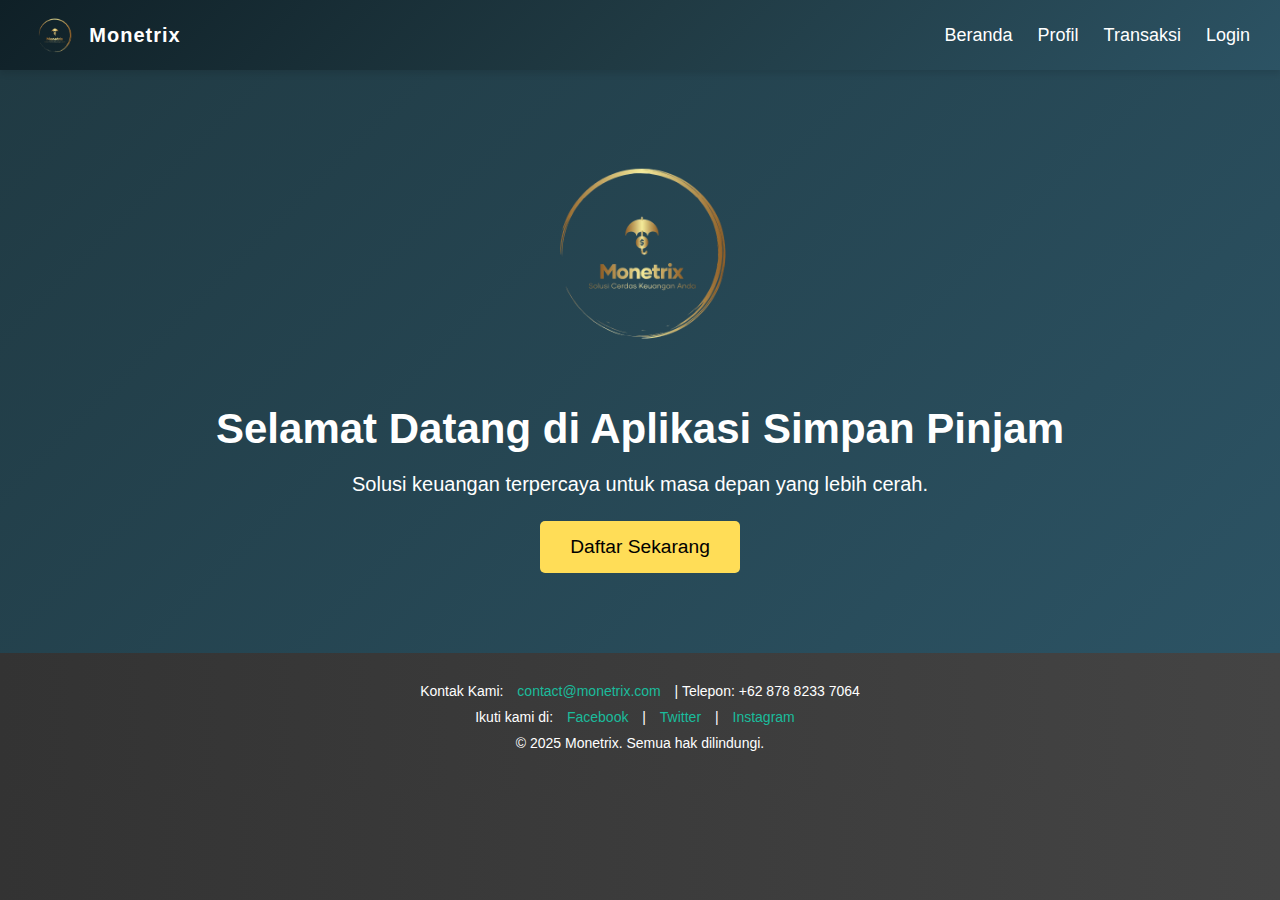
<file: index.html>
<!DOCTYPE html>
<html lang="en">
<head>
    <meta charset="UTF-8">
    <meta name="viewport" content="width=device-width, initial-scale=1.0">
    <title>Monetrix - Aplikasi Simpan Pinjam</title>
    <link rel="stylesheet" href="index.css">
  
</head>
<body>
    <header class="header">
        <div class="logo">
            <img src="logo.png" alt="Logo Monetrix">
            <span>Monetrix</span>
        </div>
        <div class="menu-toggle" onclick="toggleMenu()">
            <div></div>
            <div></div>
            <div></div>
        </div>
        <nav class="nav">
            <a href="beranda.html">Beranda</a>
            <a href="profil.html">Profil</a>
            <a href="transaksi.html">Transaksi</a>
            <a href="login.html">Login</a>
        </nav>
    </header>

    <main>
        <section class="hero">
            <img src="logo.png" alt="Logo Monetrix yang menggambarkan aplikasi simpan pinjam">
            <h1>Selamat Datang di Aplikasi Simpan Pinjam</h1>
            <p>Solusi keuangan terpercaya untuk masa depan yang lebih cerah.</p>
            <div class="back-button">
                <button onclick="goToIndex()">Daftar Sekarang</button>
            </div>
        </section>
    </main>
    
    <footer class="footer">
        <p>Kontak Kami: <a href="mailto:contact@monetrix.com">contact@monetrix.com</a> | Telepon: +62 878 8233 7064</p>
        <p>Ikuti kami di:
            <a href="https://facebook.com/monetrix" target="_blank">Facebook</a> |
            <a href="https://twitter.com/monetrix" target="_blank">Twitter</a> |
            <a href="https://instagram.com/monetrix" target="_blank">Instagram</a>
        </p>
        <p>&copy; 2025 Monetrix. Semua hak dilindungi.</p>
    </footer>
    
    <script>
        function toggleMenu() {
            const nav = document.querySelector('.nav');
            nav.classList.toggle('active');
        }

        function goToIndex() {
            window.location.href = 'daftar.html';
        }
    </script>
</body>
</html>
</file>
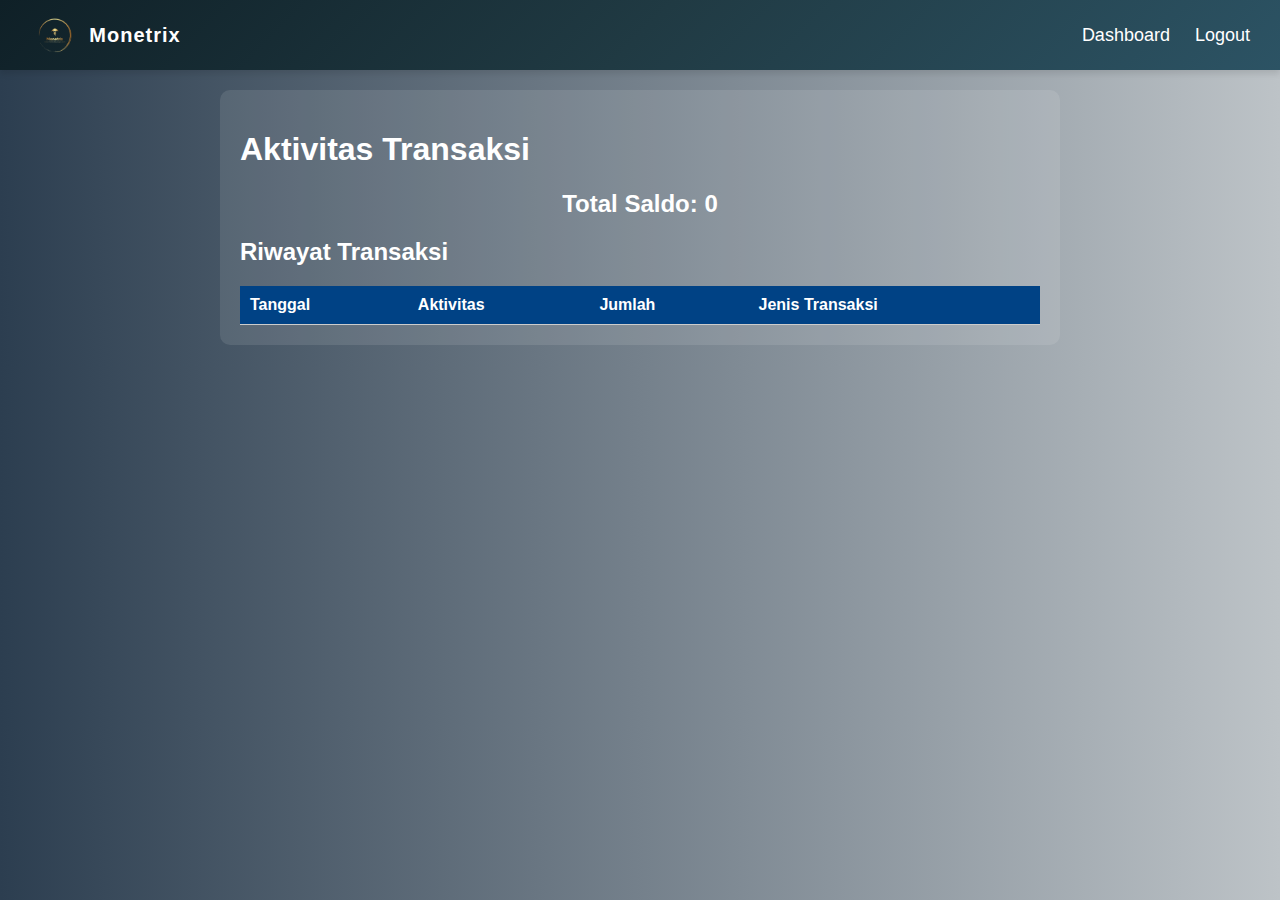
<file: aktivitas_transaksi.html>
<!DOCTYPE html>
<html lang="id">
<head>
    <meta charset="UTF-8">
    <meta name="viewport" content="width=device-width, initial-scale=1.0">
    <title>Aktivitas Transaksi - Monetrix</title>
    <link rel="stylesheet" href="aktivitas_transaksi.css">
</head>
<body>
    <header class="header">
        <div class="logo">
            <img src="logo.png" alt="Logo Monetrix">
            <span>Monetrix</span>
        </div>
        <div class="menu-toggle" onclick="toggleMenu()">
            <div></div>
            <div></div>
            <div></div>
        </div>   
        <nav class="nav">
            <a href="dashboard.html">Dashboard</a>
            <a href="index.html">Logout</a>
        </nav>
    </header>

    <section class="container">
        <h1>Aktivitas Transaksi</h1>
        <div class="saldo">
            <h2>Total Saldo: <span id="totalSaldo">0</span></h2>
        </div>
        <div class="transaksi">
            <h2>Riwayat Transaksi</h2>
            <table id="transaction-history">
                <thead>
                    <tr>
                        <th>Tanggal</th>
                        <th>Aktivitas</th>
                        <th>Jumlah</th>
                        <th>Jenis Transaksi</th>
                    </tr>
                </thead>
                <tbody id="transaction-table">
                    <!-- Data transaksi akan ditambahkan di sini -->
                </tbody>
            </table>
        </div>
    </section>

    <script>
       // Ambil riwayat transaksi dari localStorage
let transactionHistory = JSON.parse(localStorage.getItem('transactionHistory')) || [];

// Fungsi untuk memperbarui tabel riwayat transaksi
function updateTransactionTable() {
    const tableBody = document.getElementById('transaction-table');
    tableBody.innerHTML = ''; // Hapus isi tabel sebelum menambah

    transactionHistory.forEach(transaction => {
        const row = tableBody.insertRow();
        row.insertCell(0).textContent = transaction.date;
        row.insertCell(1).textContent = transaction.description;
        row.insertCell(2).textContent = 'Rp ' + transaction.amount.toLocaleString();
        row.insertCell(3).textContent = transaction.type;
    });
}
    
        function resetTransactionHistory() {
            localStorage.removeItem('transactionHistory');
            
            transactionHistory = [];
            
            updateTransactionTable();
            
            alert("Riwayat transaksi telah direset.");
        }
    
        updateTransactionTable();

        function toggleMenu() {
            const nav = document.querySelector('.nav');
            nav.classList.toggle('active');
        }
    </script>
    
    </body>
    </html>
</file>
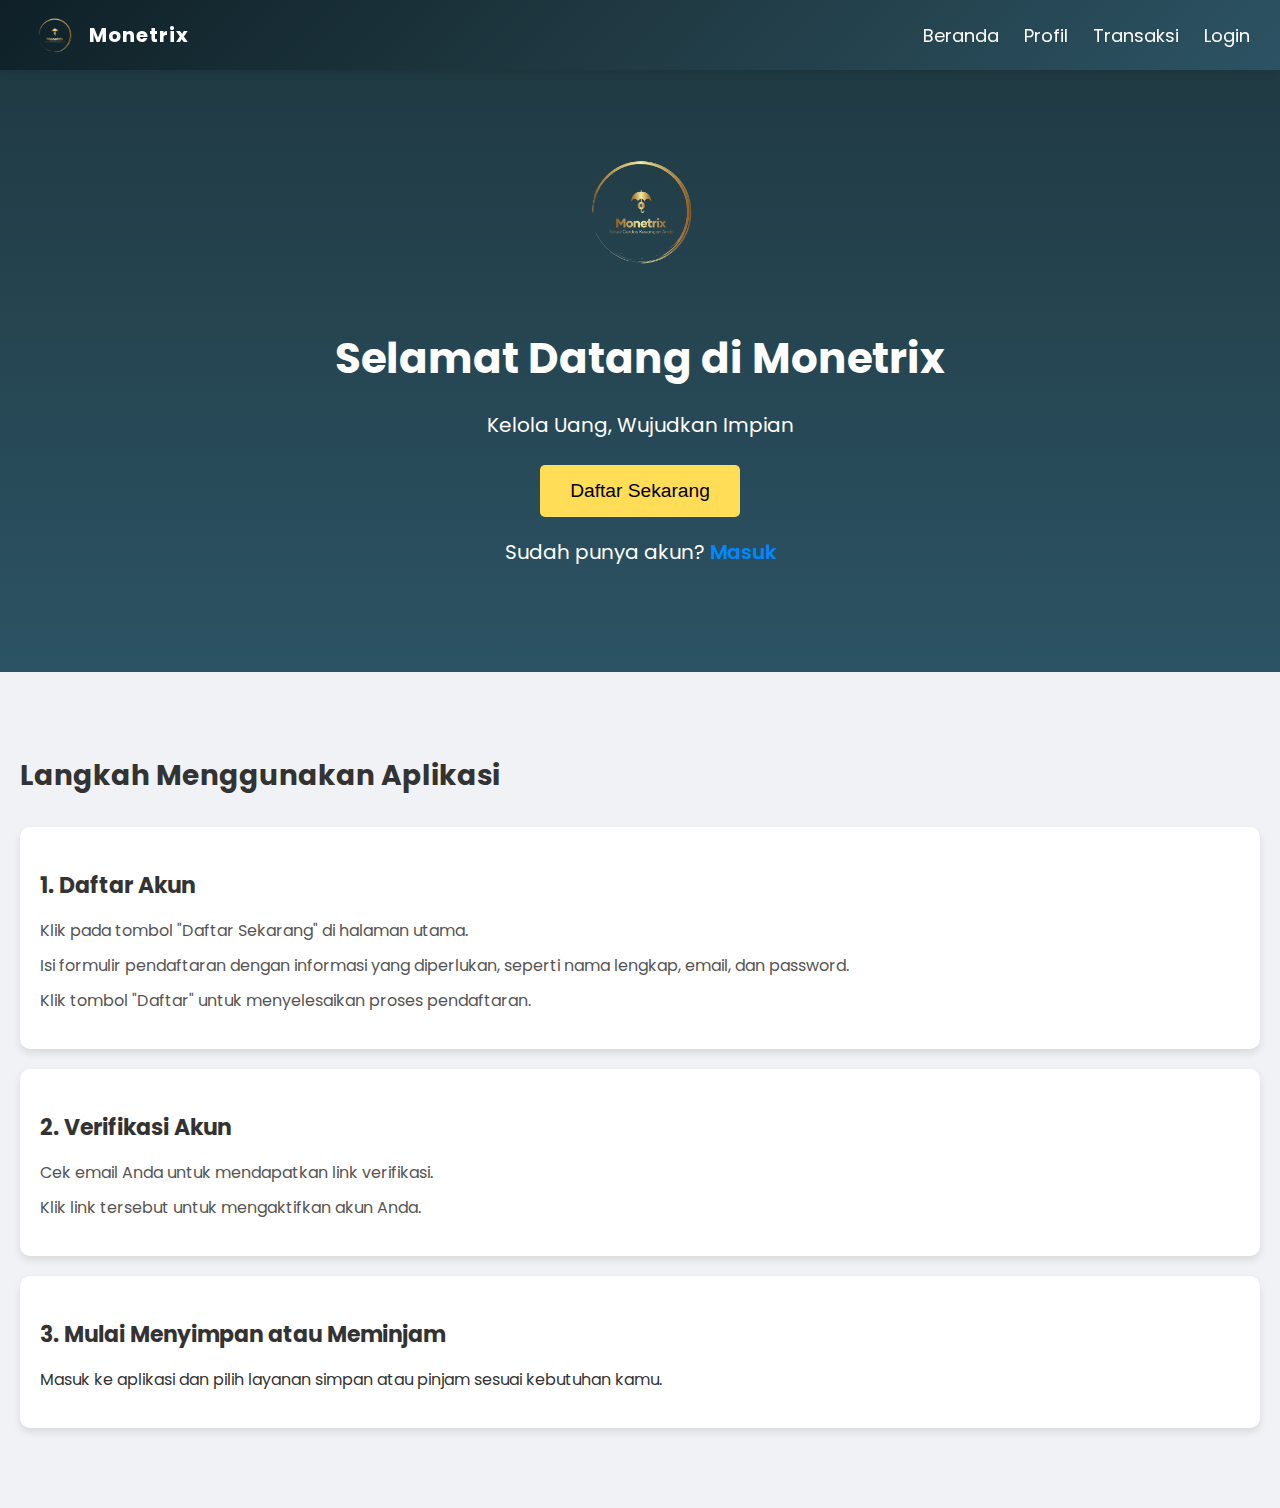
<file: beranda.html>
<!DOCTYPE html>
<html lang="en">
<head>
    <meta charset="UTF-8">
    <meta name="viewport" content="width=device-width, initial-scale=1.0">
    <title>Monetrix-Aplikasi Simpan Pinjam</title>
    <link href="https://fonts.googleapis.com/css2?family=Poppins:wght@300;400;600&display=swap" rel="stylesheet">
    <link rel="stylesheet" href="beranda.css">
</head>
<body>
    <header class="header">
        <div class="logo">
            <img src="logo.png" alt="Logo Monetrix">
            <span>Monetrix</span>
        </div>
        <div class="menu-toggle" onclick="toggleMenu()">
            <div></div>
            <div></div>
            <div></div>
        </div>
        <nav class="nav">
            <a href="beranda.html">Beranda</a>
            <a href="profil.html">Profil</a>
            <a href="transaksi.html">Transaksi</a>
            <a href="login.html">Login</a>
        </nav>
    </header>

    <section class="hero">
        <img src="logo.png" alt="Logo Aplikasi">
        <h1>Selamat Datang di Monetrix</h1>
        <p>Kelola Uang, Wujudkan Impian</p>
        <div class="back-button">
            <button onclick="goToIndex()">Daftar Sekarang</button>
        </div>
        <div class="login-link">
            <p>Sudah punya akun? <a href="login.html">Masuk</a></p>
        </div>
    </section>

    <section class="steps">
        <h2>Langkah Menggunakan Aplikasi</h2>
        <div class="step">
            <h3>1. Daftar Akun</h3>
            <ul>
                <li>Klik pada tombol "Daftar Sekarang" di halaman utama.</li>
                <li>Isi formulir pendaftaran dengan informasi yang diperlukan, seperti nama lengkap, email, dan password.</li>
                <li>Klik tombol "Daftar" untuk menyelesaikan proses pendaftaran.</li>
            </ul>
        </div>
        <div class="step">
            <h3>2. Verifikasi Akun</h3>
            <ul>
                <li>Cek email Anda untuk mendapatkan link verifikasi.</li>
                <li>Klik link tersebut untuk mengaktifkan akun Anda.</li>
            </ul>
        </div>
        <div class="step">
            <h3>3. Mulai Menyimpan atau Meminjam</h3>
            <p>Masuk ke aplikasi dan pilih layanan simpan atau pinjam sesuai kebutuhan kamu.</p>
        </div>
    </section>

    <script>
        function toggleMenu() {
            const nav = document.querySelector('.nav');
            nav.classList.toggle('active');
        }
        function goToIndex() {
            window.location.href = 'daftar.html';
        }
    </script>
</body>
</html>
</file>
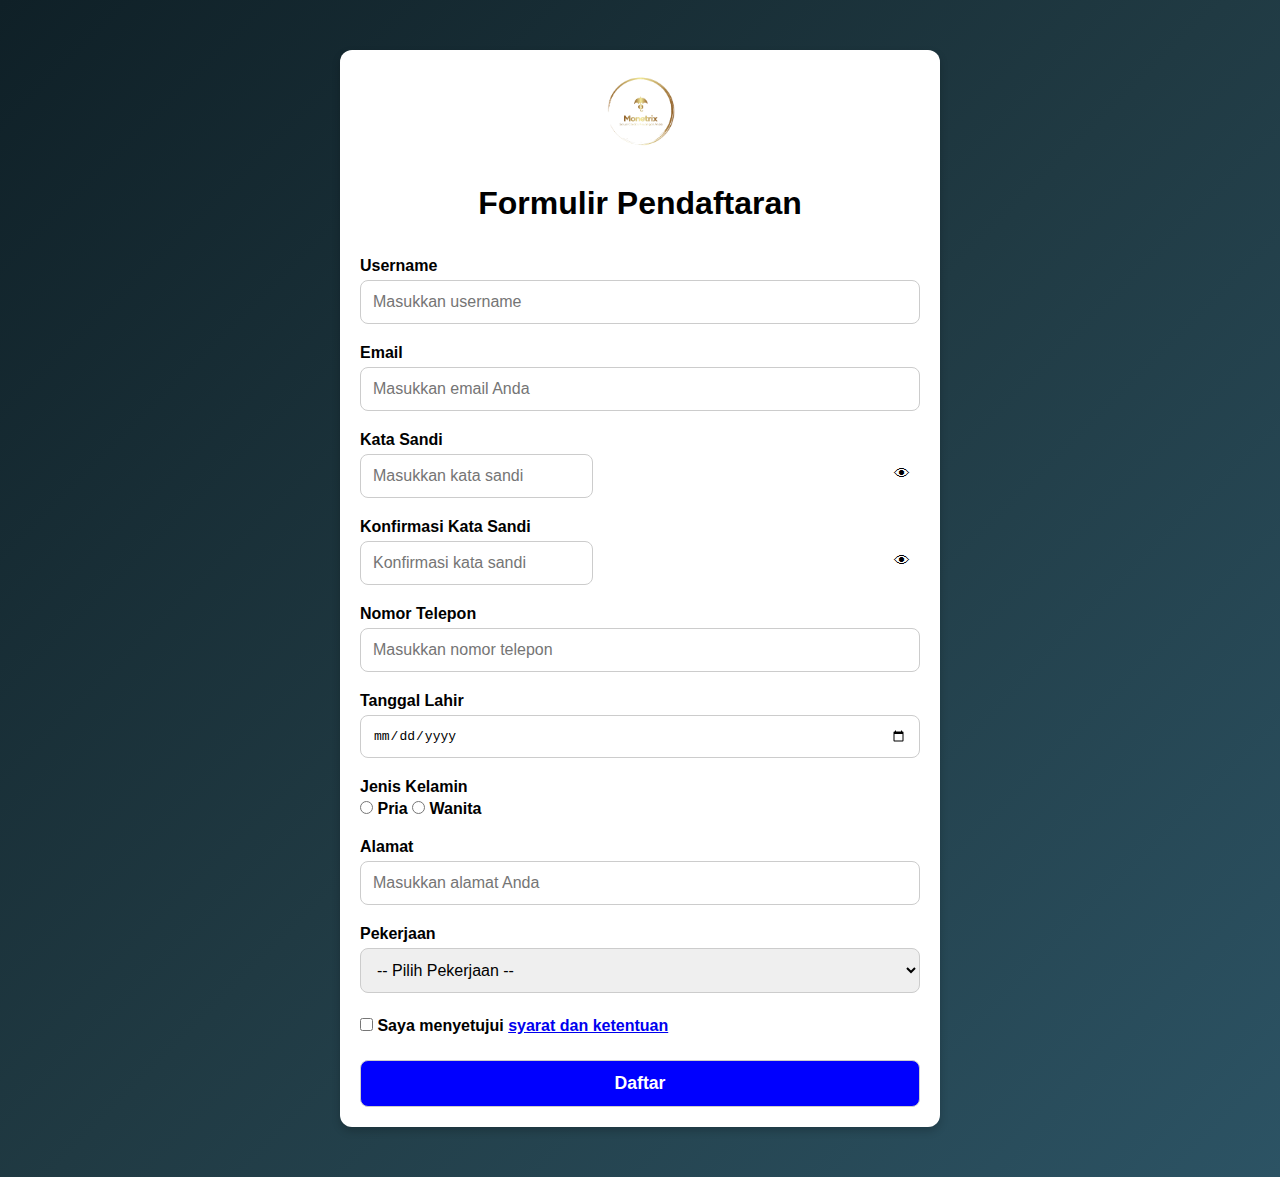
<file: daftar.html>
<!DOCTYPE html>
<html lang="id">
<head>
    <meta charset="UTF-8">
    <meta name="viewport" content="width=device-width, initial-scale=1.0">
    <title>Pendaftaran</title>
    <link rel="stylesheet" href="daftar.css">
</head>
<body>
    <div class="container">
        <div class="header">
            <img src="logo.png" alt="Logo Monetrix">
        </div>
        <h1>Formulir Pendaftaran</h1>
        <form id="daftarForm">
            <label for="username">Username</label>
            <input type="text" id="username" name="username" placeholder="Masukkan username" required>
            <div id="namaError" class="error"></div>

            <label for="email">Email</label>
            <input type="email" id="email" name="email" placeholder="Masukkan email Anda" required>
            <div id="emailError" class="error"></div>

            <label for="password">Kata Sandi</label>
            <div class="password-container">
                <input type="password" id="password" name="password" placeholder="Masukkan kata sandi" required>
                <span class="toggle-password" onclick="togglePassword('password')">&#128065;</span>
            </div>
            <div id="passwordError" class="error"></div>

            <label for="confirmPassword">Konfirmasi Kata Sandi</label>
            <div class="password-container">
                <input type="password" id="confirmPassword" name="confirmPassword" placeholder="Konfirmasi kata sandi" required>
                <span class="toggle-password" onclick="togglePassword('confirmPassword')">&#128065;</span>
            </div>
            <div id="confirmPasswordError" class="error"></div>

            <label for="telepon">Nomor Telepon</label>
            <input type="tel" id="telepon" name="telepon" pattern="[0-9]{10,15}" placeholder="Masukkan nomor telepon" required>
            <div id="teleponError" class="error"></div>

            <label for="tanggalLahir">Tanggal Lahir</label>
            <input type="date" id="tanggalLahir" name="tanggalLahir" required>
            <div id="tanggalLahirError" class="error"></div>

            <label for="jenisKelamin">Jenis Kelamin</label>
            <div>
                <input type="radio" id="pria" name="jenisKelamin" value="Pria" required>
                <label for="pria">Pria</label>
                <input type="radio" id="wanita" name="jenisKelamin" value="Wanita">
                <label for="wanita">Wanita</label>
            </div>
            <div id="jenisKelaminError" class="error"></div>

            <label for="alamat">Alamat</label>
            <input type="text" id="alamat" name="alamat" placeholder="Masukkan alamat Anda" required>
            <div id="alamatError" class="error"></div>

            <label for="pekerjaan">Pekerjaan</label>
            <select id="pekerjaan" name="pekerjaan" required>
                <option value="">-- Pilih Pekerjaan --</option>
                <option value="Karyawan">Karyawan</option>
                <option value="Wirausaha">Wirausaha</option>
                <option value="Pelajar">Pelajar</option>
                <option value="Lainnya">Lainnya</option>
            </select>
            <div id="pekerjaanError" class="error"></div>

            <label>
                <input type="checkbox" id="syarat" name="syarat" required>
                Saya menyetujui <a href="syarat.html">syarat dan ketentuan</a>
            </label>
            <div id="syaratError" class="error"></div>

            <button type="submit">Daftar</button>
        </form>
    </div>

    <script>
        // Fungsi untuk toggle password visibility
        function togglePassword(id) {
            const passwordField = document.getElementById(id);
            const type = passwordField.getAttribute('type') === 'password' ? 'text' : 'password';
            passwordField.setAttribute('type', type);
        }

        // Menangani pengiriman formulir
        document.getElementById('daftarForm').addEventListener('submit', function(event) {
            event.preventDefault(); // Mencegah pengiriman formulir default

            // Ambil nilai input
            const username = document.getElementById('username').value;
            const email = document.getElementById('email').value;
            const password = document.getElementById('password').value;
            const confirmPassword = document.getElementById('confirmPassword').value;

            // Validasi password
            if (password !== confirmPassword) {
                alert("Konfirmasi password tidak sesuai!");
                return;
            }

            // Simpan data ke localStorage
            const userData = {
                username: username,
                email: email,
                password: password
            };

            // Simpan data ke localStorage
            localStorage.setItem('userData', JSON.stringify(userData));

            // Redirect ke halaman login setelah pendaftaran berhasil
            alert("Pendaftaran berhasil! Silakan login.");
            window.location.href = 'login.html';
        });
    </script>
</body>
</html>
</file>
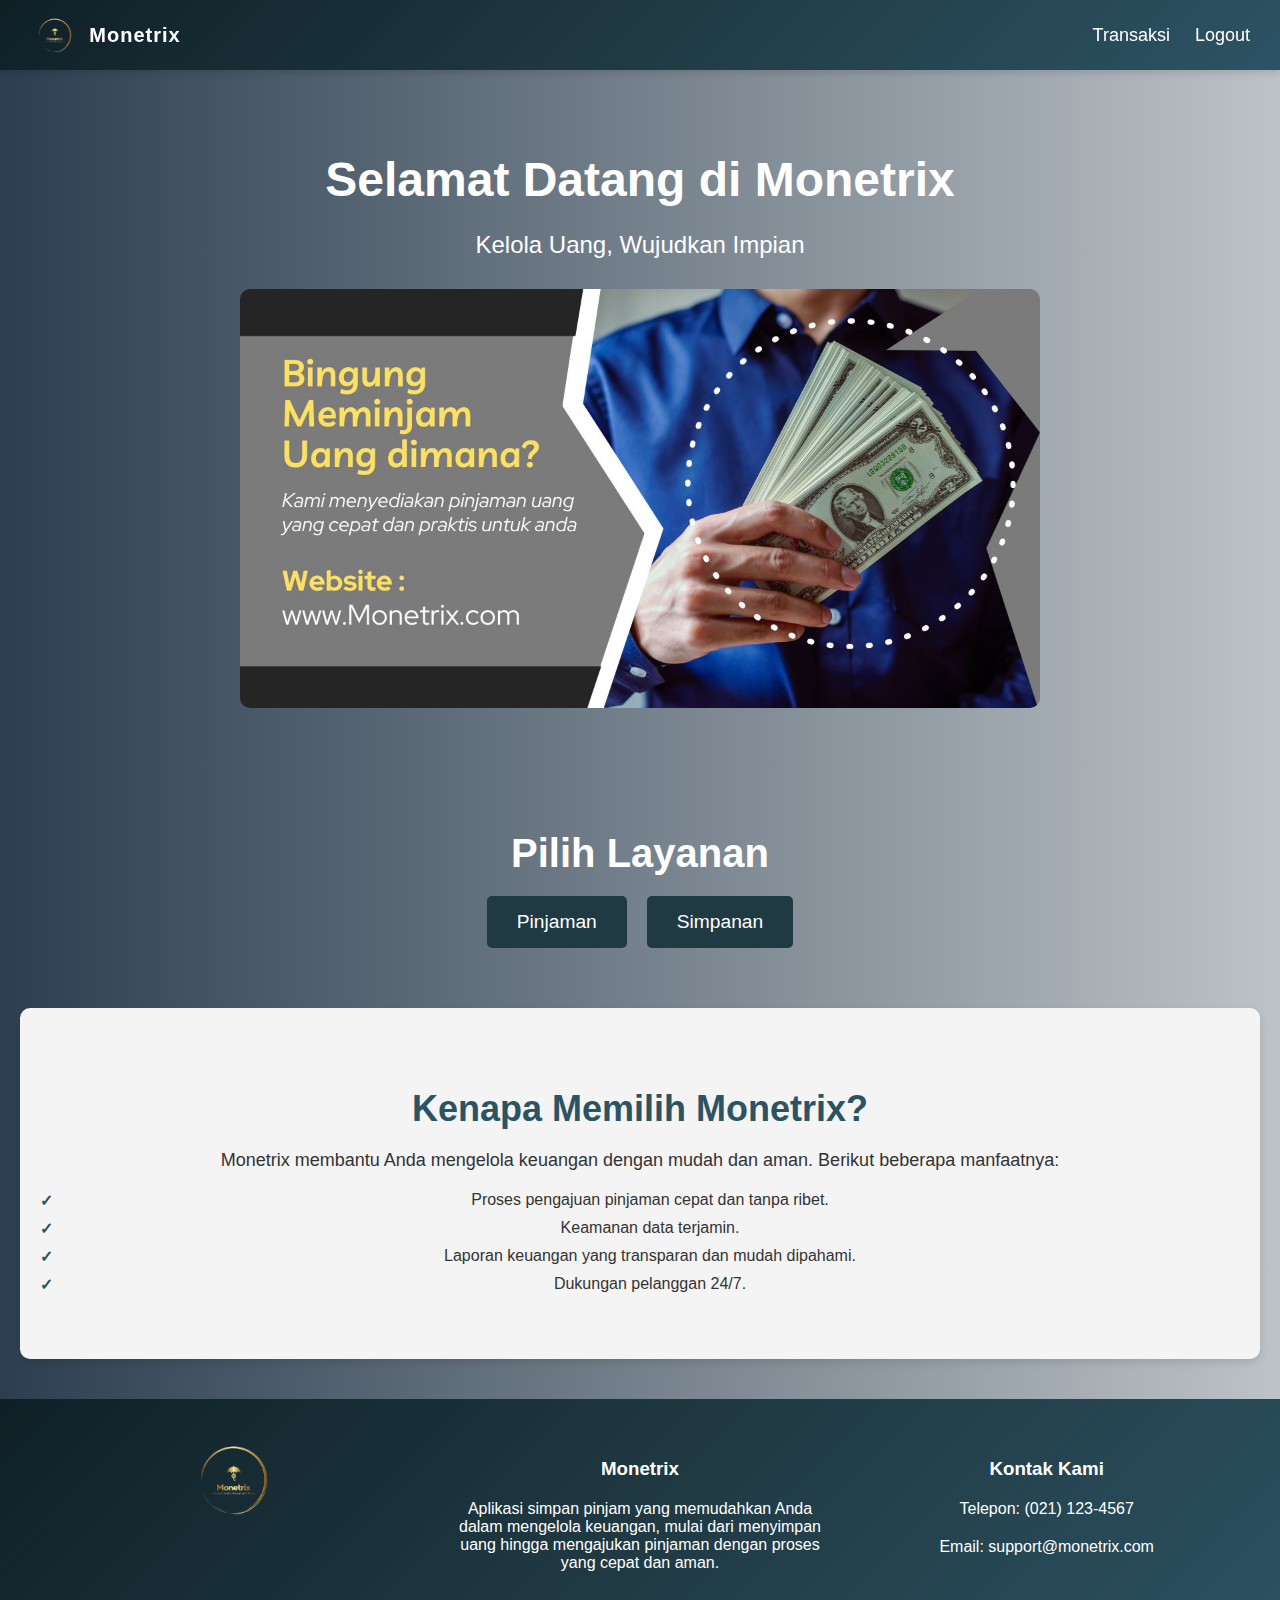
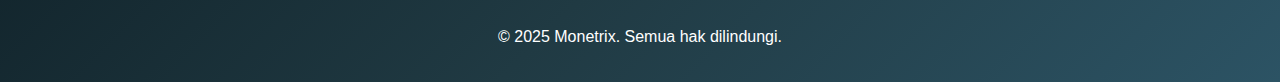
<file: dashboard.html>
<!DOCTYPE html>
<html lang="id">
<head>
    <meta charset="UTF-8">
    <meta name="viewport" content="width=device-width, initial-scale=1.0">
    <title>Dashboard Monetrix</title>
    <link rel="stylesheet" href="dashboard.css">
</head>
<body>
    <header class="header">
        <div class="logo">
            <img src="logo.png" alt="Logo Monetrix">
            <span>Monetrix</span>
        </div>
        <div class="menu-toggle" onclick="toggleMenu()">
            <div></div>
            <div></div>
            <div></div>
        </div>
        <nav class="nav">
            <a href="aktivitas_transaksi.html">Transaksi</a>
            <a href="index.html">Logout</a>
        </nav>
    </header>

    <section class="hero">
        <h1>Selamat Datang di Monetrix</h1>
        <p>Kelola Uang, Wujudkan Impian</p>
        <div class="slider">
            <img src="brosur.jpg" alt="Slide 1">
            <img src="brosur1.png" alt="Slide 2">
        </div>
    </section>

    <section class="options">
        <h2>Pilih Layanan</h2>
        <div class="option-buttons">
            <button onclick="window.location.href='pinjaman.html'">Pinjaman</button>
            <button onclick="window.location.href='simpanan.html'">Simpanan</button>
        </div>
    </section>

    <section class="benefits">
        <h2>Kenapa Memilih Monetrix?</h2>
        <p>Monetrix membantu Anda mengelola keuangan dengan mudah dan aman. Berikut beberapa manfaatnya:</p>
        <ul>
            <li>Proses pengajuan pinjaman cepat dan tanpa ribet.</li>
            <li>Keamanan data terjamin.</li>
            <li>Laporan keuangan yang transparan dan mudah dipahami.</li>
            <li>Dukungan pelanggan 24/7.</li>
        </ul>
    </section>

    <footer>
        <div class="footer-content">
            <div class="footer-left">
                <img src="logo.png" alt="Logo Monetrix" class="footer-logo">
            </div>
            <div class="footer-center">
                <h3>Monetrix</h3>
                <p>Aplikasi simpan pinjam yang memudahkan Anda dalam mengelola keuangan, mulai dari menyimpan uang hingga mengajukan pinjaman dengan proses yang cepat dan aman.</p>
            </div>
            <div class="footer-right">
                <h3>Kontak Kami</h3>
                <p>Telepon: (021) 123-4567</p>
                <p>Email: support@monetrix.com</p>
            </div>
        </div>
        <p>&copy; 2025 Monetrix. Semua hak dilindungi.</p>
    </footer>

    <script>
        let currentSlide = 0;
        const slides = document.querySelectorAll('.slider img');
        const totalSlides = slides.length;

        function showSlide(index) {
            slides.forEach((slide, i) => {
                slide.style.display = (i === index) ? 'block' : 'none';
            });
        }

        function nextSlide() {
            currentSlide = (currentSlide + 1) % totalSlides;
            showSlide(currentSlide);
        }

        function toggleMenu() {
            const nav = document.querySelector('.nav');
            nav.classList.toggle('active');
        }

        showSlide(currentSlide);

        setInterval(nextSlide, 3000);
    </script>
</body>
</html>
</file>
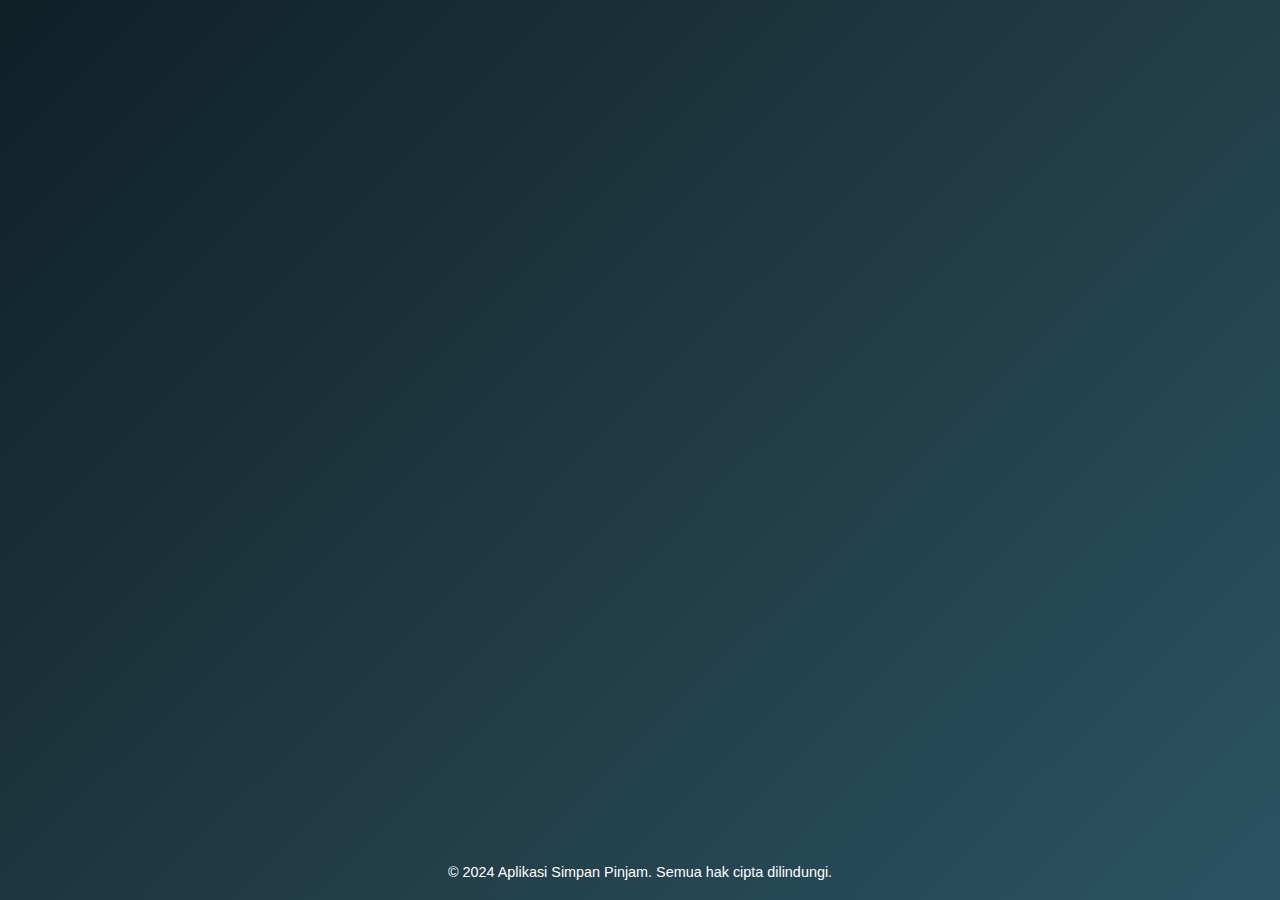
<file: login.html>
<!DOCTYPE html>
<html lang="id">
<head>
    <meta charset="UTF-8">
    <meta name="viewport" content="width=device-width, initial-scale=1.0">
    <title>Halaman Login</title>
    <link rel="stylesheet" href="login.css">
</head>
<body>

<div class="login-container">
    <div class="header">
        <img src="logo.png" alt="Logo Monetrix">
    </div>
    <h2>Login ke Aplikasi</h2>
    <form action="dashboard.html" method="get">
        <input type="text" class="input-field" name="username" placeholder="Username" required>
        <input type="password" class="input-field" name="password" placeholder="Password" required>
        <button type="submit" class="login-btn">Login</button>
    </form>
    <a href="resetpass.html" class="forgot-password">Lupa Password?</a>

</div>

<footer>
    <p>&copy; 2024 Aplikasi Simpan Pinjam. Semua hak cipta dilindungi.</p>
</footer>

<script>
    // Menangani pengiriman formulir
    document.getElementById('loginForm').addEventListener('submit', function(event) {
        event.preventDefault(); // Mencegah pengiriman formulir default

        // Ambil nilai input
        const username = document.getElementById('username').value;
        const password = document.getElementById('password').value;

        // Ambil data pengguna dari localStorage
        const userData = JSON.parse(localStorage.getItem('userData'));

        // Validasi login
        if (userData && userData.username === username && userData.password === password) {
            alert("Login berhasil! Anda akan diarahkan ke dashboard.");
            window.location.href = 'dashboard.html'; // Arahkan ke dashboard
        } else {
            alert("Username atau password salah!");
        }
    });
</script>
</body>
</html>
</file>
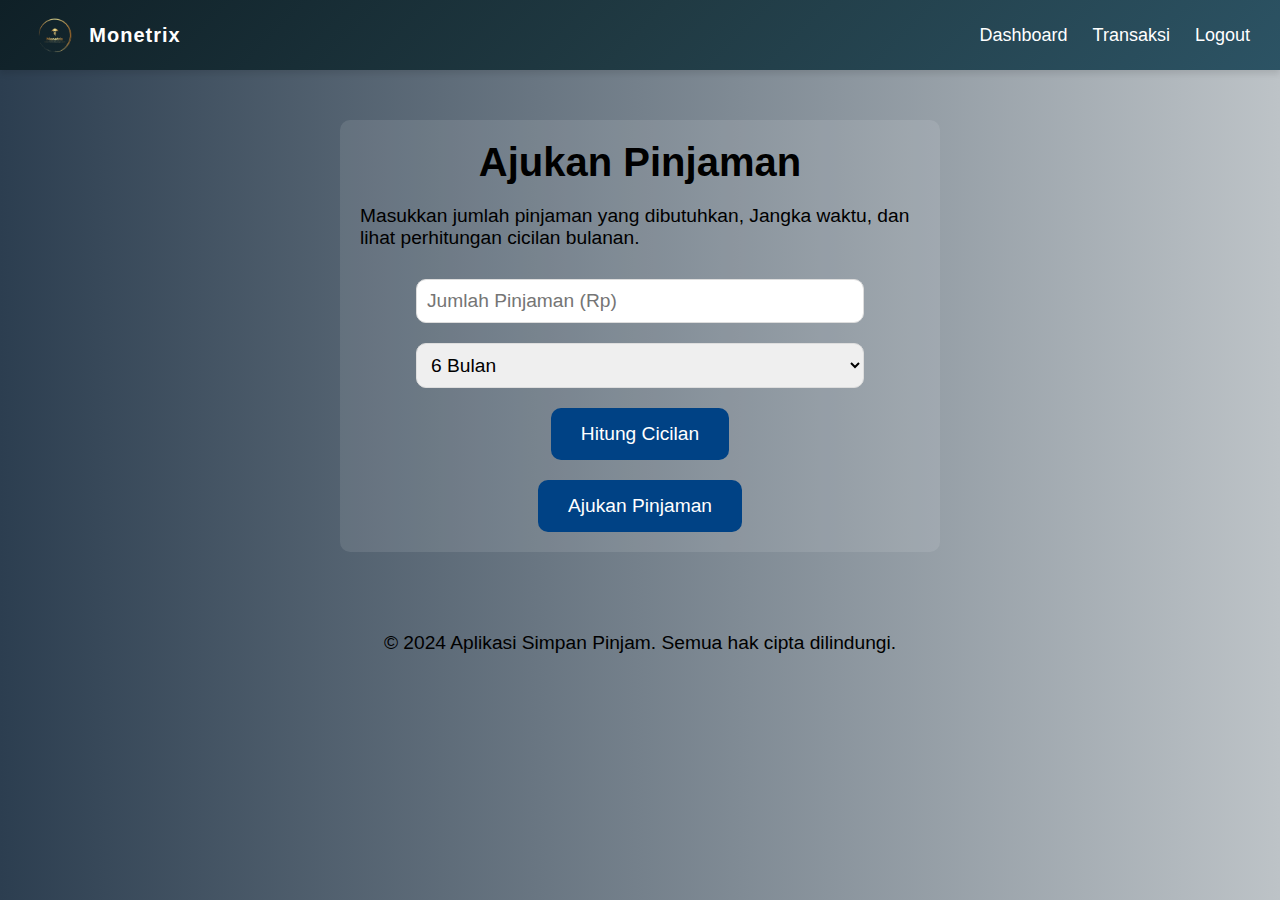
<file: pinjaman.html>
<!DOCTYPE html>
<html lang="id">
<head>
    <meta charset="UTF-8">
    <meta name="viewport" content="width=device-width, initial-scale=1.0">
    <title>Pinjaman Monetrix</title>
    <link rel="stylesheet" href="pinjaman.css">
</head>
<body>
    <header class="header">
        <div class="logo">
            <img src="logo.png" alt="Logo Monetrix">
            <span>Monetrix</span>
        </div>
        <div class="menu-toggle" onclick="toggleMenu()">
            <div></div>
            <div></div>
            <div></div>
        </div>   
        <nav class="nav">
            <a href="dashboard.html">Dashboard</a>
            <a href="aktivitas_transaksi.html">Transaksi</a>
            <a href="index.html">Logout</a>
        </nav>
    </header>

    <div class="container">
        <h1>Ajukan Pinjaman</h1>
        <p>Masukkan jumlah pinjaman yang dibutuhkan, Jangka waktu, dan lihat perhitungan cicilan bulanan.</p>
    
        <!-- Input Fields for Loan Amount, Tenor, and Interest Rate -->
        <input type="text" id="loan-amount" placeholder="Jumlah Pinjaman (Rp)" oninput="validateNumber(this)" />
        <select id="loan-tenor">
            <option value="6">6 Bulan</option>
            <option value="12">12 Bulan</option>
            <option value="18">18 Bulan</option>
            <option value="24">24 Bulan</option>
        </select>
        <button onclick="calculateLoan()">Hitung Cicilan</button>
    
        <!-- Display Loan Information -->
        <div class="loan-info" id="loan-info"></div>
    
        <!-- Alert for Loan Due Date -->
        <div id="alert" class="alert">
            Pinjaman Anda telah jatuh tempo! Segera lakukan pembayaran.
        </div>
    
        <button onclick="ajukanPinjaman()">Ajukan Pinjaman</button>
        <script>
            // Ambil saldo dan riwayat transaksi dari localStorage
            let saldo = parseInt(localStorage.getItem('saldo')) || 0;
            let transactionHistory = JSON.parse(localStorage.getItem('transactionHistory')) || [];
            let loanAmount, loanTenor, loanInterestRate = 0.05; // 5% interest rate
    
            // Fungsi untuk memformat angka menjadi format Rupiah
            function formatRupiah(amount) {
                return "Rp " + amount.toLocaleString('id-ID');
            }
    
            // Fungsi untuk memvalidasi input angka
            function validateNumber(input) {
                let value = input.value;
                // Hanya izinkan angka dan satu titik desimal
                value = value.replace(/[^0-9\.]/g, ''); // Hapus karakter selain angka dan titik
                let parts = value.split('.');
                if (parts.length > 2) {
                    value = parts[0] + '.' + parts[1]; // Batasi hanya satu titik desimal
                }
                input.value = value;
            }
    
            // Fungsi untuk menghitung cicilan pinjaman
            function calculateLoan() {
                loanAmount = parseFloat(document.getElementById('loan-amount').value.replace(/[^0-9\.]/g, ''));
                loanTenor = parseInt(document.getElementById('loan-tenor').value);
    
                if (isNaN(loanAmount) || loanAmount <= 0) {
                    alert("Masukkan jumlah pinjaman yang valid!");
                    return;
                }
    
                let monthlyInterest = loanInterestRate / 12;
                let monthlyPayment = loanAmount * (monthlyInterest * Math.pow(1 + monthlyInterest, loanTenor)) / (Math.pow(1 + monthlyInterest, loanTenor) - 1);
                let totalPayment = monthlyPayment * loanTenor;
    
                // Update loan info display with formatted Rupiah
                document.getElementById('loan-info').innerHTML = `Cicilan Bulanan: ${formatRupiah(monthlyPayment.toFixed(2))}<br>Total Pembayaran: ${formatRupiah(totalPayment.toFixed(2))}<br>Tenor: ${loanTenor} Bulan`;
            }
    
            // Fungsi untuk mengajukan pinjaman
            function ajukanPinjaman() {
                if (isNaN(loanAmount) || loanAmount <= 0) {
                    alert("Masukkan jumlah pinjaman yang valid!");
                    return;
                }
    
                if (loanAmount > saldo) {
                    alert("Pinjaman yang diajukan melebihi saldo Anda!");
                    return;
                }
    
                // Simulasikan pengajuan pinjaman
                saldo += loanAmount;
    
                // Hitung tanggal jatuh tempo pinjaman
                const dueDate = new Date();
                dueDate.setMonth(dueDate.getMonth() + loanTenor);
    
                // Simpan transaksi ke riwayat
                const transaction = {
                    date: new Date().toLocaleDateString(),
                    description: `Pinjaman Diterima`,
                    amount: loanAmount,
                    type: 'Pinjaman',
                    dueDate: dueDate.toISOString() // Simpan tanggal jatuh tempo
                };
                transactionHistory.push(transaction);
    
                // Simpan saldo, riwayat transaksi, dan tanggal jatuh tempo ke localStorage
                localStorage.setItem('saldo', saldo);
                localStorage.setItem('transactionHistory', JSON.stringify(transactionHistory));
    
                // Update tampilan dan navigasi kembali ke halaman simpanan
                alert("Pinjaman berhasil diajukan! Saldo Anda telah diperbarui.");
                window.location.href = 'simpanan.html';  // Kembali ke halaman simpanan
            }
    
            // Fungsi untuk memeriksa apakah pinjaman sudah jatuh tempo
            function checkLoanDueDate() {
                const transactionHistory = JSON.parse(localStorage.getItem('transactionHistory')) || [];
                const latestLoan = transactionHistory.filter(tx => tx.type === 'Pinjaman').pop();
    
                if (latestLoan) {
                    const dueDate = new Date(latestLoan.dueDate);
                    const currentDate = new Date();
                    if (currentDate > dueDate) {
                        document.getElementById('alert').style.display = 'block'; // Tampilkan alert jika jatuh tempo
                    }
                }
            }
    
            // Panggil fungsi untuk memeriksa jatuh tempo pinjaman saat halaman dimuat
            checkLoanDueDate();

            function toggleMenu() {
            const nav = document.querySelector('.nav');
            nav.classList.toggle('active');
        }
        </script>
    </div>
    
    <footer>
        <p>&copy; 2024 Aplikasi Simpan Pinjam. Semua hak cipta dilindungi.</p>
    </footer>
    
    </body>
    </html>
</file>
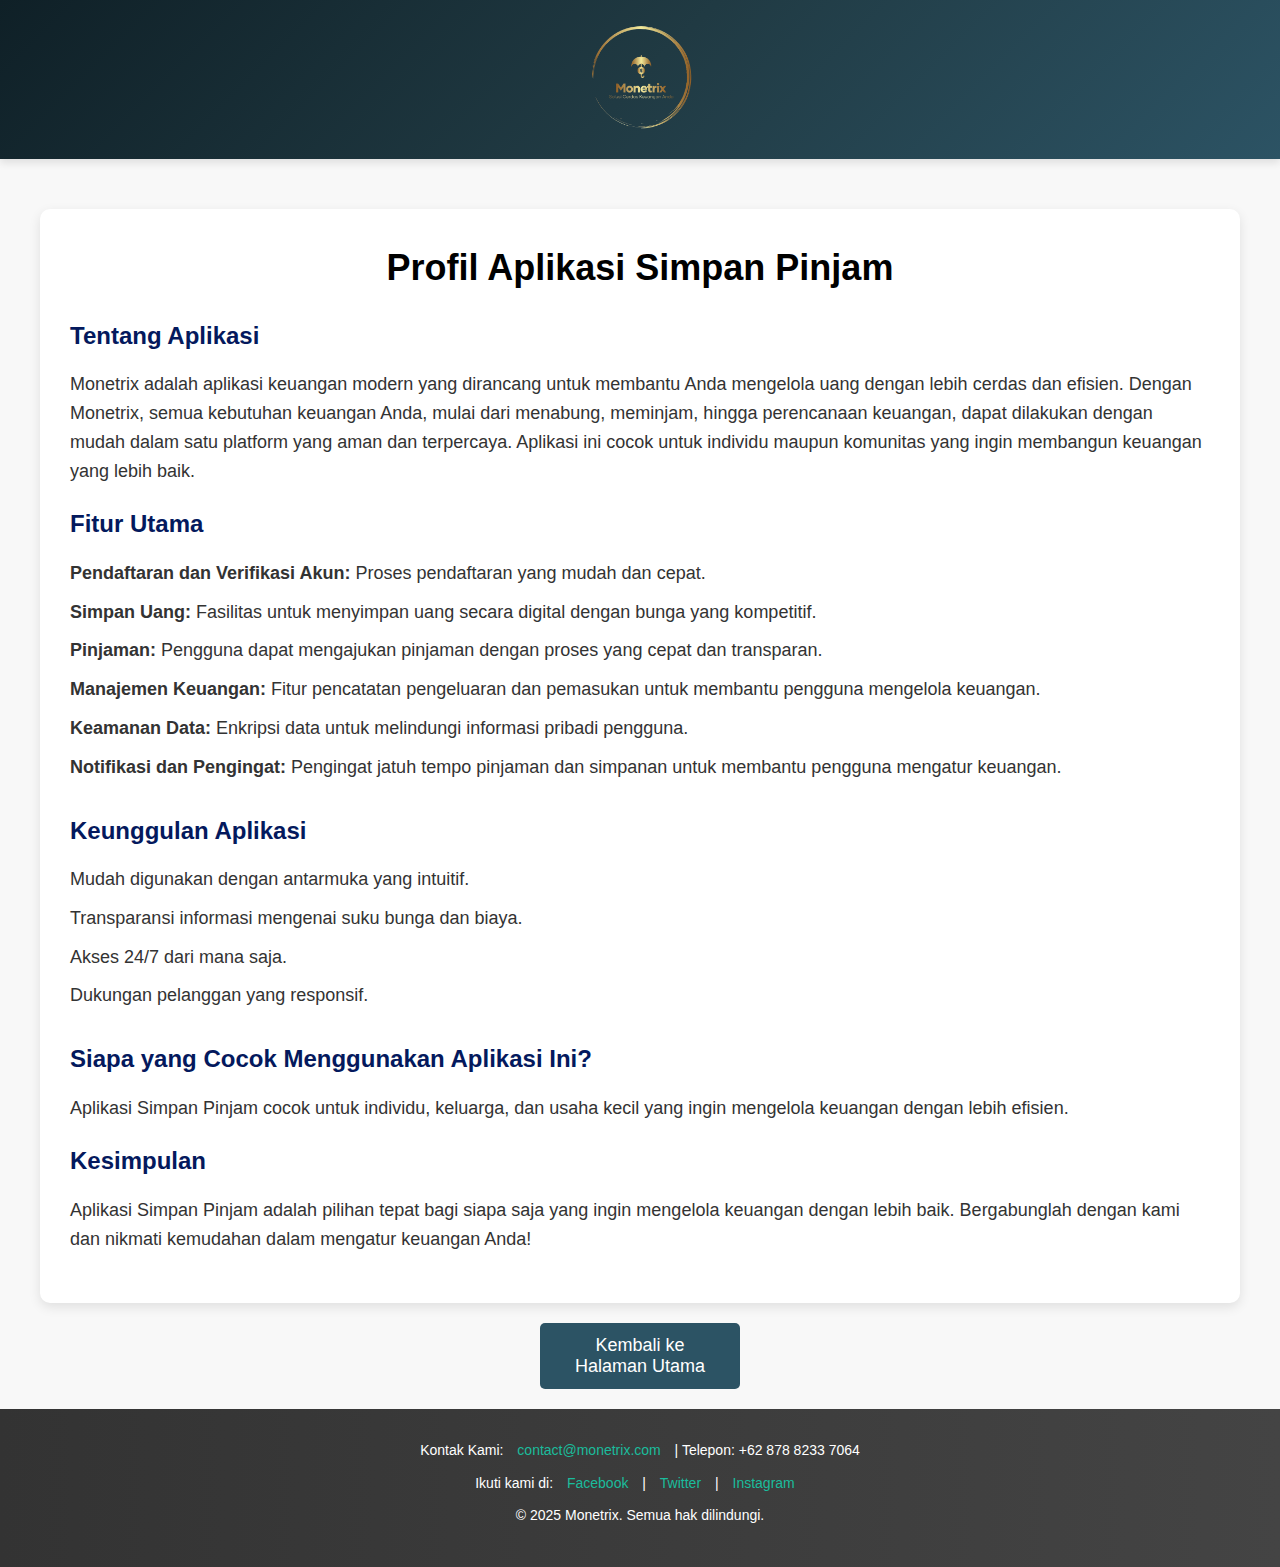
<file: profil.html>
<!DOCTYPE html>
<html lang="id"> 
<head>
    <meta charset="UTF-8">
    <meta name="viewport" content="width=device-width, initial-scale=1.0">
    <title>Profil Monetrix</title>
    <link rel="stylesheet" href="profil.css">
</head>
<body>
    <header class="header">
        <div class="logo-container">
            <img src="logo.png" alt="Logo Monetrix" class="logo">
        </div>
    </header>

    <main class="container">
        <section class="intro">
            <h1>Profil Aplikasi Simpan Pinjam</h1>
            <h2>Tentang Aplikasi</h2>
            <p>Monetrix adalah aplikasi keuangan modern yang dirancang untuk membantu Anda mengelola uang dengan lebih cerdas dan efisien. Dengan Monetrix, semua kebutuhan keuangan Anda, mulai dari menabung, meminjam, hingga perencanaan keuangan, dapat dilakukan dengan mudah dalam satu platform yang aman dan terpercaya. Aplikasi ini cocok untuk individu maupun komunitas yang ingin membangun keuangan yang lebih baik.</p>

            <h2>Fitur Utama</h2>
            <ul>
                <li><strong>Pendaftaran dan Verifikasi Akun:</strong> Proses pendaftaran yang mudah dan cepat.</li>
                <li><strong>Simpan Uang:</strong> Fasilitas untuk menyimpan uang secara digital dengan bunga yang kompetitif.</li>
                <li><strong>Pinjaman:</strong> Pengguna dapat mengajukan pinjaman dengan proses yang cepat dan transparan.</li>
                <li><strong>Manajemen Keuangan:</strong> Fitur pencatatan pengeluaran dan pemasukan untuk membantu pengguna mengelola keuangan.</li>
                <li><strong>Keamanan Data:</strong> Enkripsi data untuk melindungi informasi pribadi pengguna.</li>
                <li><strong>Notifikasi dan Pengingat:</strong> Pengingat jatuh tempo pinjaman dan simpanan untuk membantu pengguna mengatur keuangan.</li>
            </ul>

            <h2>Keunggulan Aplikasi</h2>
            <ul>
                <li>Mudah digunakan dengan antarmuka yang intuitif.</li>
                <li>Transparansi informasi mengenai suku bunga dan biaya.</li>
                <li>Akses 24/7 dari mana saja.</li>
                <li>Dukungan pelanggan yang responsif.</li>
            </ul>

            <h2>Siapa yang Cocok Menggunakan Aplikasi Ini?</h2>
            <p>Aplikasi Simpan Pinjam cocok untuk individu, keluarga, dan usaha kecil yang ingin mengelola keuangan dengan lebih efisien.</p>

            <h2>Kesimpulan</h2>
            <p>Aplikasi Simpan Pinjam adalah pilihan tepat bagi siapa saja yang ingin mengelola keuangan dengan lebih baik. Bergabunglah dengan kami dan nikmati kemudahan dalam mengatur keuangan Anda!</p>
        </section>
    </main>

    <div class="back-button">
        <button onclick="goToIndex()">Kembali ke Halaman Utama</button>
    </div>

    <footer class="footer">
        <p>Kontak Kami: <a href="mailto:contact@monetrix.com">contact@monetrix.com</a> | Telepon: +62 878 8233 7064</p>
        <p>Ikuti kami di:
            <a href="https://facebook.com/monetrix" target="_blank">Facebook</a> |
            <a href="https://twitter.com/monetrix" target="_blank">Twitter</a> |
            <a href="https://instagram.com/monetrix" target="_blank">Instagram</a>
        </p>
        <p>&copy; 2025 Monetrix. Semua hak dilindungi.</p>
    </footer>

    <script>
        function goToIndex() {
            window.location.href = 'index.html';
        }
    </script>
</body>
</html>
</file>
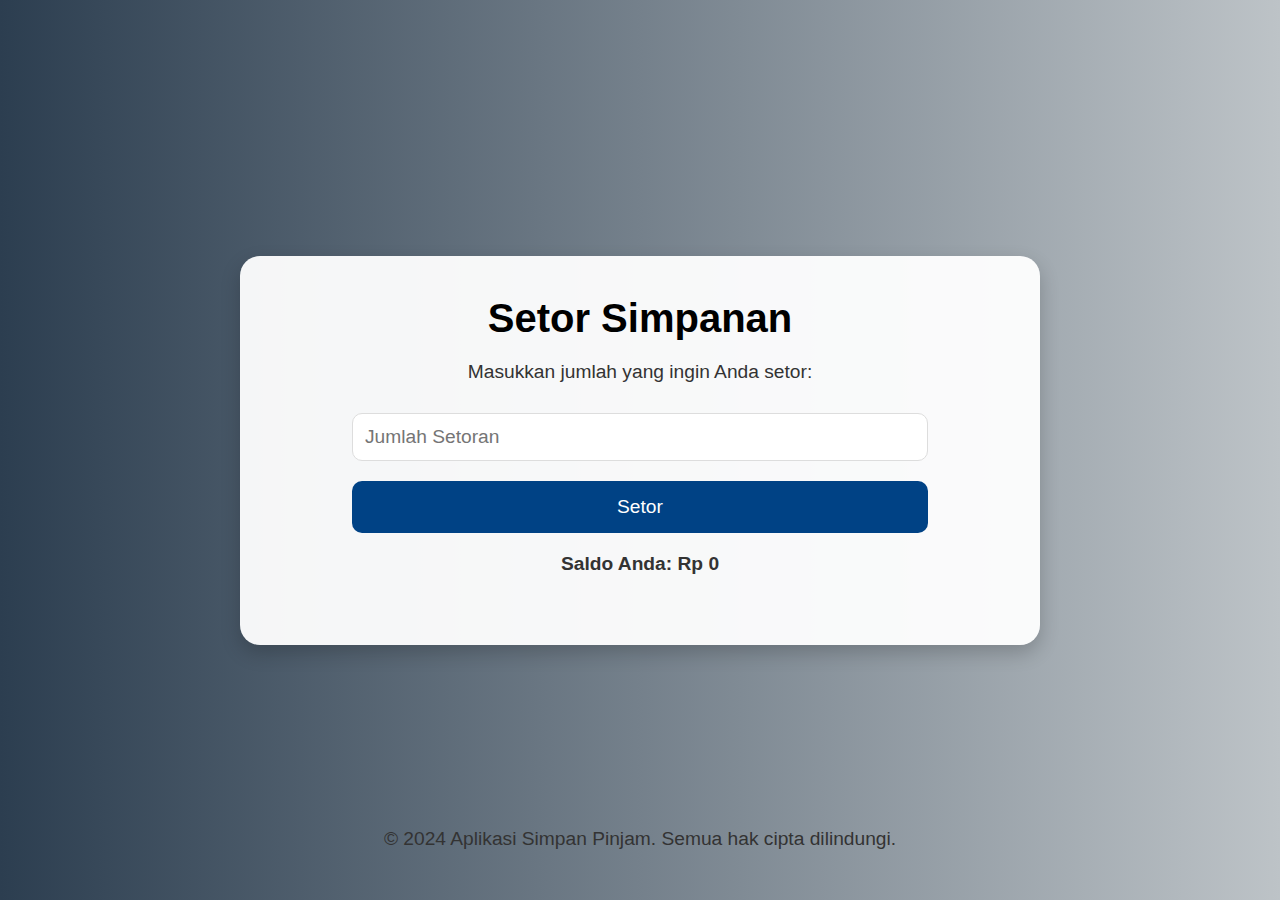
<file: setor_simpanan.html>
<!DOCTYPE html>
<html lang="id">
<head>
    <meta charset="UTF-8">
    <meta name="viewport" content="width=device-width, initial-scale=1.0">
    <title>Setor Simpanan - SIMPINGO</title>
    <style>
        * {
            margin: 0;
            padding: 0;
            box-sizing: border-box;
        }

        body {
            font-family: 'Arial', sans-serif;
            height: 100vh;
            background: linear-gradient(to right, #2c3e50, #bdc3c7);
            display: flex;
            flex-direction: column;
            justify-content: center;
            align-items: center;
            overflow: hidden;
        }

        .container {
            background: rgba(255, 255, 255, 0.95);
            padding: 40px;
            border-radius: 20px;
            box-shadow: 0 8px 20px rgba(0, 0, 0, 0.2);
            width: 90%;
            max-width: 800px;
            text-align: center;
            animation: slideIn 1s ease-out;
        }

        h1 {
            font-size: 2.5rem;
            color: black;
            margin-bottom: 20px;
        }

        p {
            font-size: 1.2rem;
            color: #333;
            margin-bottom: 30px;
        }

        input {
            padding: 12px;
            font-size: 1.2rem;
            width: 80%;
            margin-bottom: 20px;
            border-radius: 10px;
            border: 1px solid #ddd;
            text-align: left; /* Mengatur teks di dalam input agar rata kiri */
        }

        button {
            padding: 15px 30px;
            background-color:rgb(0, 66, 133);
            color: white;
            border: none;
            border-radius: 10px;
            font-size: 1.2rem;
            cursor: pointer;
            transition: background-color 0.3s;
            width: 80%;
        }

        button:hover {
            background-color:rgb(0, 89, 178);
        }

        footer {
            position: absolute;
            bottom: 20px;
            text-align: center;
            width: 100%;
            color: white;
            font-size: 0.9rem;
            animation: fadeIn 2.5s ease-in-out;
        }

        @keyframes slideIn {
            from {
                transform: translateY(-100%);
                opacity: 0;
            }
            to {
                transform: translateY(0);
                opacity: 1;
            }
        }

        @keyframes fadeIn {
            from {
                opacity: 0;
            }
            to {
                opacity: 1;
            }
        }

        .balance {
            font-size: 1.8rem;
            font-weight: bold;
            color: black;
            margin-top: 20px;
        }

        .balance span {
            color: black;
        }

        .error {
            color: red;
            font-size: 1rem;
            margin-top: 10px;
        }

    </style>
</head>
<body>

<div class="container">
    <h1>Setor Simpanan</h1>
    <p>Masukkan jumlah yang ingin Anda setor:</p>

    <input type="number" id="jumlahSetor" placeholder="Jumlah Setoran" min="1" required>
    <button onclick="setorSimpanan()">Setor</button>

    <!-- Error message -->
    <div id="error-message" class="error"></div>

    <div class="balance">
        <p>Saldo Anda: <strong id="saldo">Rp 0</strong></p>
    </div>
</div>

<script>
    // Fungsi untuk memperbarui saldo yang ditampilkan
    function updateSaldo() {
        let saldo = parseInt(localStorage.getItem('saldo')) || 0;
        document.getElementById('saldo').textContent = 'Rp ' + saldo.toLocaleString('id-ID');
    }

    // Panggil fungsi untuk memperbarui saldo saat halaman dimuat
    updateSaldo();

    function setorSimpanan() {
        const jumlahSetor = parseInt(document.getElementById('jumlahSetor').value);
        const errorMessage = document.getElementById('error-message');

        // Validasi input
        if (isNaN(jumlahSetor) || jumlahSetor <= 0) {
            errorMessage.textContent = "Masukkan jumlah yang valid (lebih dari Rp 0).";
            return;
        } else {
            errorMessage.textContent = ""; // Hapus pesan error jika input valid
        }

        // Ambil saldo dari localStorage
        let saldo = parseInt(localStorage.getItem('saldo')) || 0;

        // Tambahkan saldo
        saldo += jumlahSetor;

        // Simpan saldo yang sudah diperbarui ke localStorage
        localStorage.setItem('saldo', saldo);

        // Simpan transaksi setor ke riwayat transaksi
        let transactionHistory = JSON.parse(localStorage.getItem('transactionHistory')) || [];
        const transaction = {
            date: new Date().toLocaleDateString(),
            description: 'Setor Simpanan',
            amount: jumlahSetor,
            type: 'Setor'
        };
        transactionHistory.push(transaction);
        localStorage.setItem('transactionHistory', JSON.stringify(transactionHistory));

        // Update saldo yang ditampilkan
        updateSaldo();

        // Kembali ke halaman Simpanan
        alert("Setoran berhasil!");
        window.location.href = 'simpanan.html'; // Redirect ke halaman simpanan
    }
</script>

<footer>
    <p>&copy; 2024 Aplikasi Simpan Pinjam. Semua hak cipta dilindungi.</p>
</footer>

</body>
</html>
</file>
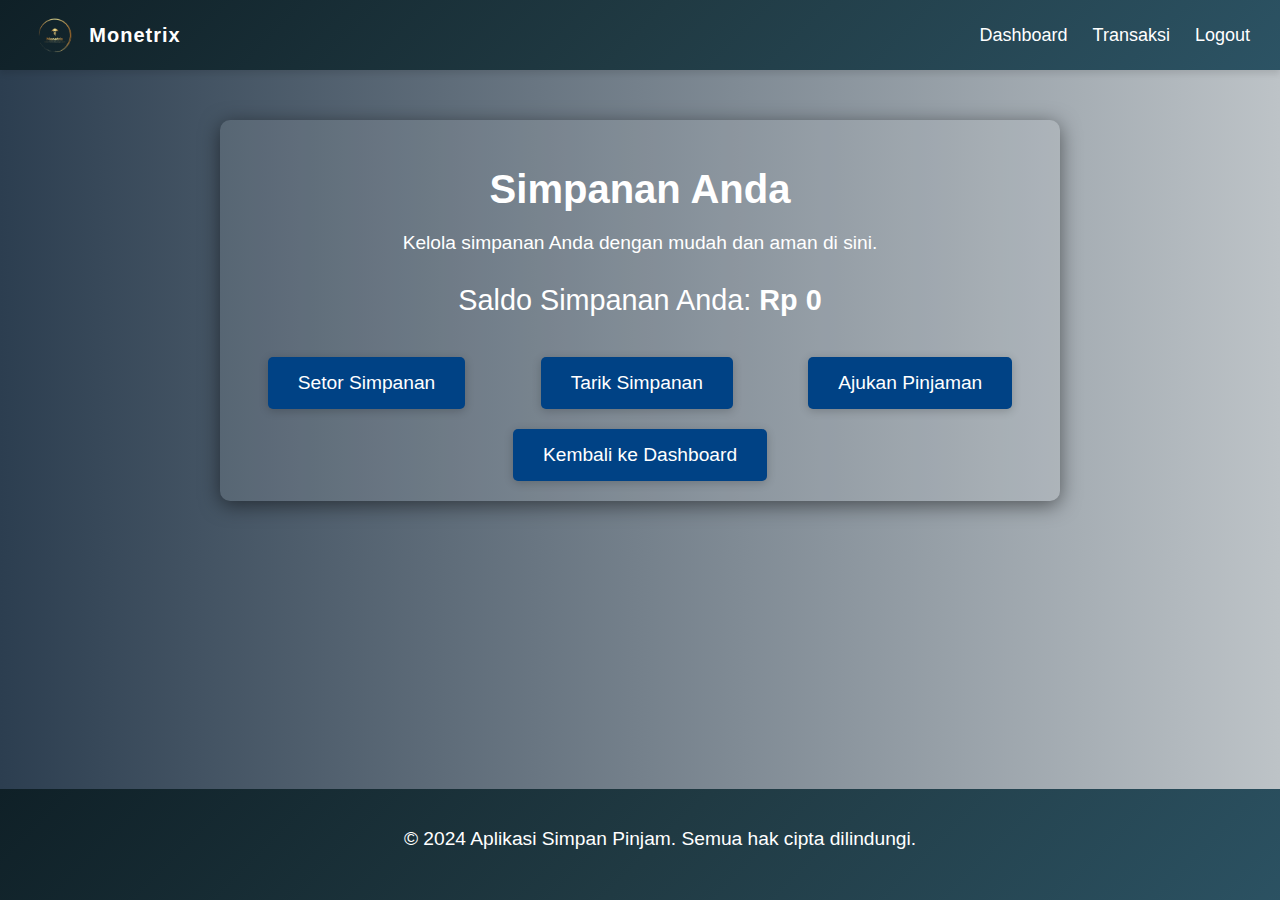
<file: simpanan.html>
<!DOCTYPE html>
<html lang="id">
<head>
    <meta charset="UTF-8">
    <meta name="viewport" content="width=device-width, initial-scale=1.0">
    <title>Simpanan Monetrix</title>
    <link rel="stylesheet" href="simpanan.css">
</head>
<body>
    <header class="header">
        <div class="logo">
            <img src="logo.png" alt="Logo Monetrix">
            <span>Monetrix</span>
        </div>
        <div class="menu-toggle" onclick="toggleMenu()">
            <div></div>
            <div></div>
            <div></div>
        </div> 
        <nav class="nav">
            <a href="dashboard.html">Dashboard</a>
            <a href="aktivitas_transaksi.html">Transaksi</a>
            <a href="index.html">Logout</a>
        </nav>
    </header>

    <div class="container">
        <h1>Simpanan Anda</h1>
        <p>Kelola simpanan Anda dengan mudah dan aman di sini.</p>
        
        <!-- Balance Section -->
        <div class="balance">
            <p>Saldo Simpanan Anda: <strong id="saldo">Rp 0</strong></p>
        </div>
    
        <!-- Button Group for Deposit/Withdraw -->
        <div class="button-group">
            <button onclick="navigateTo('setor_simpanan.html')">Setor Simpanan</button>
            <button onclick="navigateTo('tarik_simpanan.html')">Tarik Simpanan</button>
            <button onclick="navigateTo('pinjaman.html')">Ajukan Pinjaman</button>
            <!-- Kembali ke Dashboard Button -->
            <button onclick="navigateTo('dashboard.html')">Kembali ke Dashboard</button>
        </div>
    </div>
    
    <script>
        // Ambil saldo dari localStorage atau set default 0 jika belum ada
        let saldo = parseInt(localStorage.getItem('saldo')) || 0;
    
        // Fungsi untuk memperbarui saldo yang ditampilkan dengan format Rupiah
        function updateSaldo() {
            document.getElementById('saldo').textContent = 'Rp ' + saldo.toLocaleString('id-ID');
        }
    
        // Panggil fungsi untuk memperbarui saldo saat halaman dimuat
        updateSaldo();
    
        function navigateTo(page) {
            window.location.href = page;
        }
        function toggleMenu() {
            const nav = document.querySelector('.nav');
            nav.classList.toggle('active');
        }
    </script>
    
    <footer>
        <p>&copy; 2024 Aplikasi Simpan Pinjam. Semua hak cipta dilindungi.</p>
    </footer>
    
    </body>
    </html>
</file>
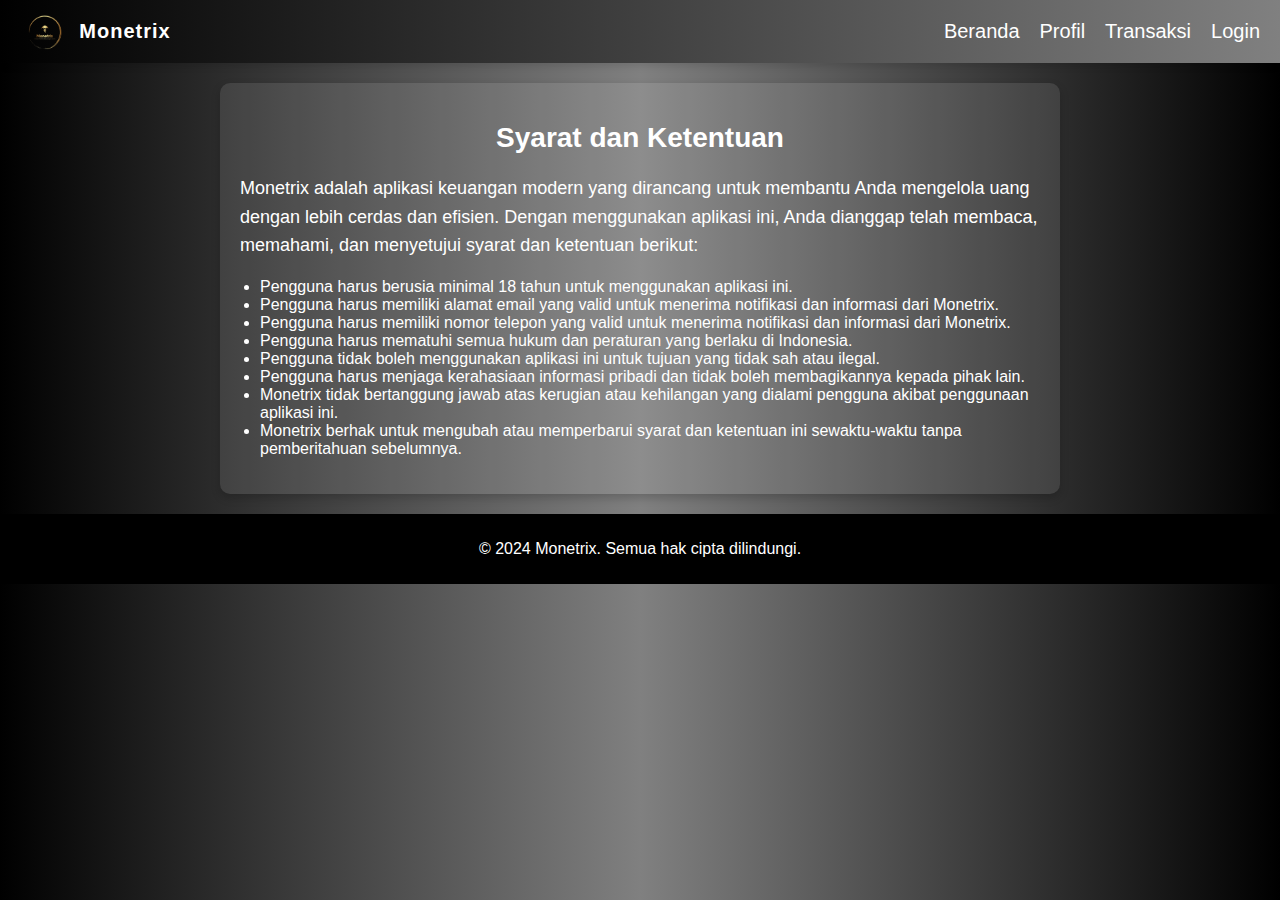
<file: syarat.html>
<!DOCTYPE html>
<html lang="id">
<head>
    <meta charset="UTF-8">
    <meta name="viewport" content="width=device-width, initial-scale=1.0">
    <title>Syarat dan Ketentuan</title>
    <link rel="stylesheet" href="syarat.css">
</head>
<body>
    <header class="header">
        <div class="logo">
            <img src="logo.png" alt="Logo Monetrix">
            <span>Monetrix</span>
        </div>
        <nav class="nav">
            <a href="beranda.html">Beranda</a>
            <a href="profil.html">Profil</a>
            <a href="transaksi.html">Transaksi</a>
            <a href="login.html">Login</a>
        </nav>
    </header>

    <main>
        <section class="syarat">
            <h1>Syarat dan Ketentuan</h1>
            <p>Monetrix adalah aplikasi keuangan modern yang dirancang untuk membantu Anda mengelola uang dengan lebih cerdas dan efisien. Dengan menggunakan aplikasi ini, Anda dianggap telah membaca, memahami, dan menyetujui syarat dan ketentuan berikut:</p>
            <ul>
                <li>Pengguna harus berusia minimal 18 tahun untuk menggunakan aplikasi ini.</li>
                <li>Pengguna harus memiliki alamat email yang valid untuk menerima notifikasi dan informasi dari Monetrix.</li>
                <li>Pengguna harus memiliki nomor telepon yang valid untuk menerima notifikasi dan informasi dari Monetrix.</li>
                <li>Pengguna harus mematuhi semua hukum dan peraturan yang berlaku di Indonesia.</li>
                <li>Pengguna tidak boleh menggunakan aplikasi ini untuk tujuan yang tidak sah atau ilegal.</li>
                <li>Pengguna harus menjaga kerahasiaan informasi pribadi dan tidak boleh membagikannya kepada pihak lain.</li>
                <li>Monetrix tidak bertanggung jawab atas kerugian atau kehilangan yang dialami pengguna akibat penggunaan aplikasi ini.</li>
                <li>Monetrix berhak untuk mengubah atau memperbarui syarat dan ketentuan ini sewaktu-waktu tanpa pemberitahuan sebelumnya.</li>
            </ul>
        </section>
    </main>

    <footer>
        <p>&copy; 2024 Monetrix. Semua hak cipta dilindungi.</p>
    </footer>
</body>
</html>
</file>
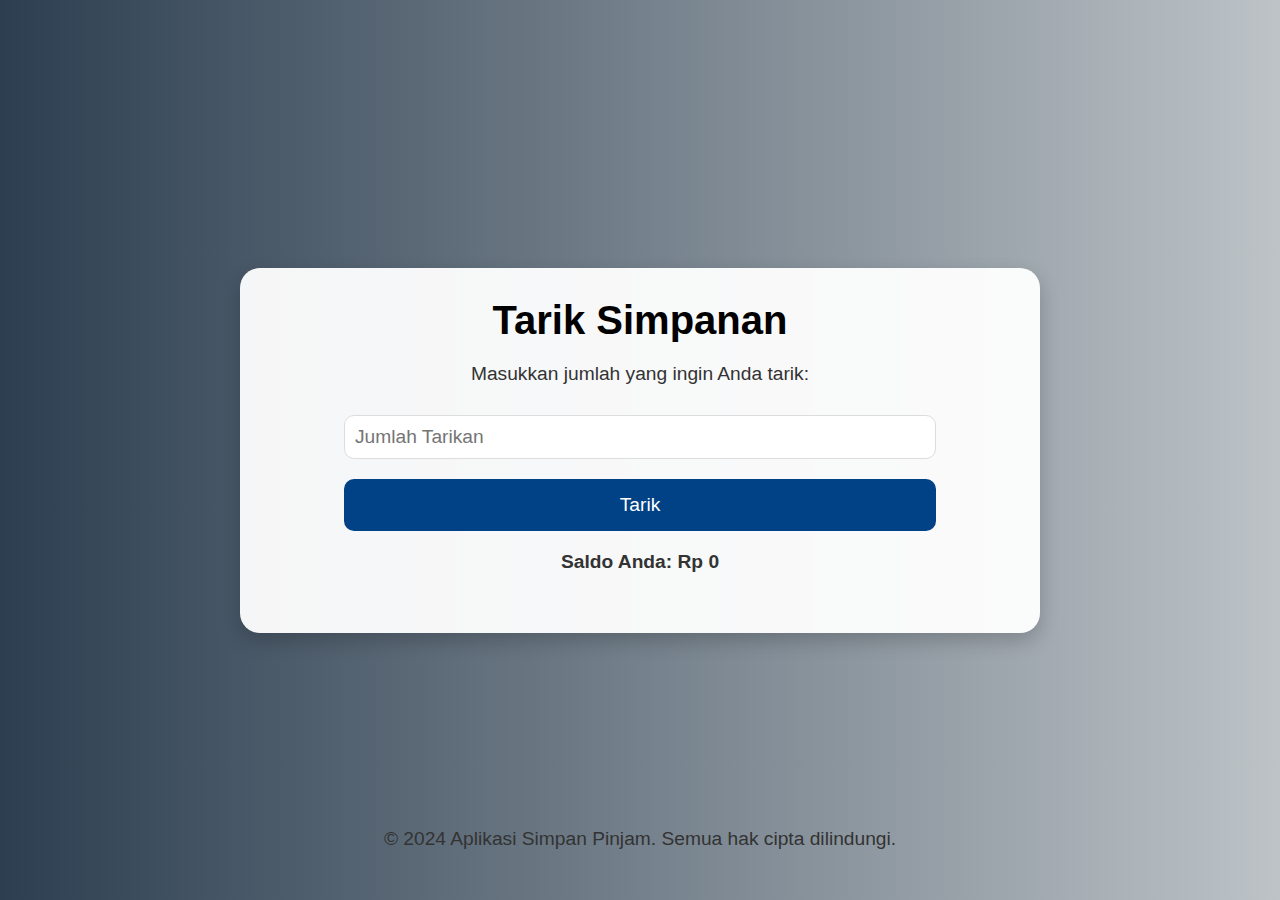
<file: tarik_simpanan.html>
<!DOCTYPE html>
<html lang="id">
<head>
    <meta charset="UTF-8">
    <meta name="viewport" content="width=device-width, initial-scale=1.0">
    <title>Tarik Simpanan - SIMPINGO</title>
    <style>
         * {
            margin: 0;
            padding: 0;
            box-sizing: border-box;
        }

        body {
            font-family: 'Arial', sans-serif;
            height: 100vh;
            background: linear-gradient(to right, #2c3e50, #bdc3c7);
            display: flex;
            flex-direction: column;
            justify-content: center;
            align-items: center;
            overflow: hidden;
        }

        .container {
            background: rgba(255, 255, 255, 0.95);
            padding: 30px;
            border-radius: 20px;
            box-shadow: 0 8px 20px rgba(0, 0, 0, 0.2);
            width: 90%;
            max-width: 800px;
            text-align: center;
            animation: slideIn 1s ease-out;
        }

        h1 {
            font-size: 2.5rem;
            color: black;
            margin-bottom: 20px;
        }

        p {
            font-size: 1.2rem;
            color: #333;
            margin-bottom: 30px;
        }

        input {
            padding: 10px;
            font-size: 1.2rem;
            width: 80%;
            margin-bottom: 20px;
            border-radius: 10px;
            border: 1px solid #ddd;
        }

        button {
            padding: 15px 30px;
            background-color:rgb(0, 66, 133);
            color: white;
            border: none;
            border-radius: 10px;
            font-size: 1.2rem;
            cursor: pointer;
            transition: background-color 0.3s;
            width: 80%;
        }

        button:hover {
            background-color: rgb(0, 89, 178);
        }

        footer {
            position: absolute;
            bottom: 20px;
            text-align: center;
            width: 100%;
            color: white;
            font-size: 0.9rem;
            animation: fadeIn 2.5s ease-in-out;
        }

        @keyframes slideIn {
            from {
                transform: translateY(-100%);
                opacity: 0;
            }
            to {
                transform: translateY(0);
                opacity: 1;
            }
        }

        @keyframes fadeIn {
            from {
                opacity: 0;
            }
            to {
                opacity: 1;
            }
        }

        .balance {
            font-size: 1.8rem;
            font-weight: bold;
            color: black;
            margin-top: 20px;
        }

        .balance span {
            color: black;
        }

        .error {
            color: red;
            font-size: 1rem;
            margin-top: 10px;
        }

    </style>
</head>
<body>

    <div class="container">
        <h1>Tarik Simpanan</h1>
        <p>Masukkan jumlah yang ingin Anda tarik:</p>
    
        <input type="number" id="jumlahTarik" placeholder="Jumlah Tarikan" min="1" required>
        <button onclick="tarikSimpanan()">Tarik</button>
    
        <!-- Error message -->
        <div id="error-message" class="error"></div>
    
        <div class="balance">
            <p>Saldo Anda: <strong id="saldo">Rp 0</strong></p>
        </div>
    </div>
    
    <script>
        // Fungsi untuk memperbarui saldo yang ditampilkan
        function updateSaldo() {
            let saldo = parseInt(localStorage.getItem('saldo')) || 0;
            document.getElementById('saldo').textContent = 'Rp ' + saldo.toLocaleString('id-ID');
        }
    
        // Panggil fungsi untuk memperbarui saldo saat halaman dimuat
        updateSaldo();
    
        function tarikSimpanan() {
    const jumlahTarik = parseInt(document.getElementById('jumlahTarik').value);
    const errorMessage = document.getElementById('error-message');

    // Validasi input
    if (isNaN(jumlahTarik) || jumlahTarik <= 0) {
        errorMessage.textContent = "Masukkan jumlah yang valid (lebih dari Rp 0).";
        return;
    } else {
        errorMessage.textContent = ""; // Hapus pesan error jika input valid
    }

    // Ambil saldo dari localStorage
    let saldo = parseInt(localStorage.getItem('saldo')) || 0;

    if (jumlahTarik > saldo) {
        alert("Saldo tidak cukup untuk penarikan.");
        return;
    }

    // Kurangi saldo
    saldo -= jumlahTarik;

    // Simpan saldo yang sudah diperbarui ke localStorage
    localStorage.setItem('saldo', saldo);

    // Simpan transaksi tarik simpanan ke riwayat transaksi
    let transactionHistory = JSON.parse(localStorage.getItem('transactionHistory')) || [];
    const transaction = {
        date: new Date().toLocaleDateString(),
        description: 'Tarik Simpanan',
        amount: jumlahTarik,
        type: 'Tarik'
    };
    transactionHistory.push(transaction);
    localStorage.setItem('transactionHistory', JSON.stringify(transactionHistory));

    // Update saldo yang ditampilkan
    updateSaldo();

    // Kembali ke halaman Simpanan
    alert("Penarikan berhasil!");
    window.location.href = 'simpanan.html'; // Redirect ke halaman simpanan
}
    </script>
    
    <footer>
        <p>&copy; 2024 Aplikasi Simpan Pinjam. Semua hak cipta dilindungi.</p>
    </footer>
    
    </body>
    </html>
</file>
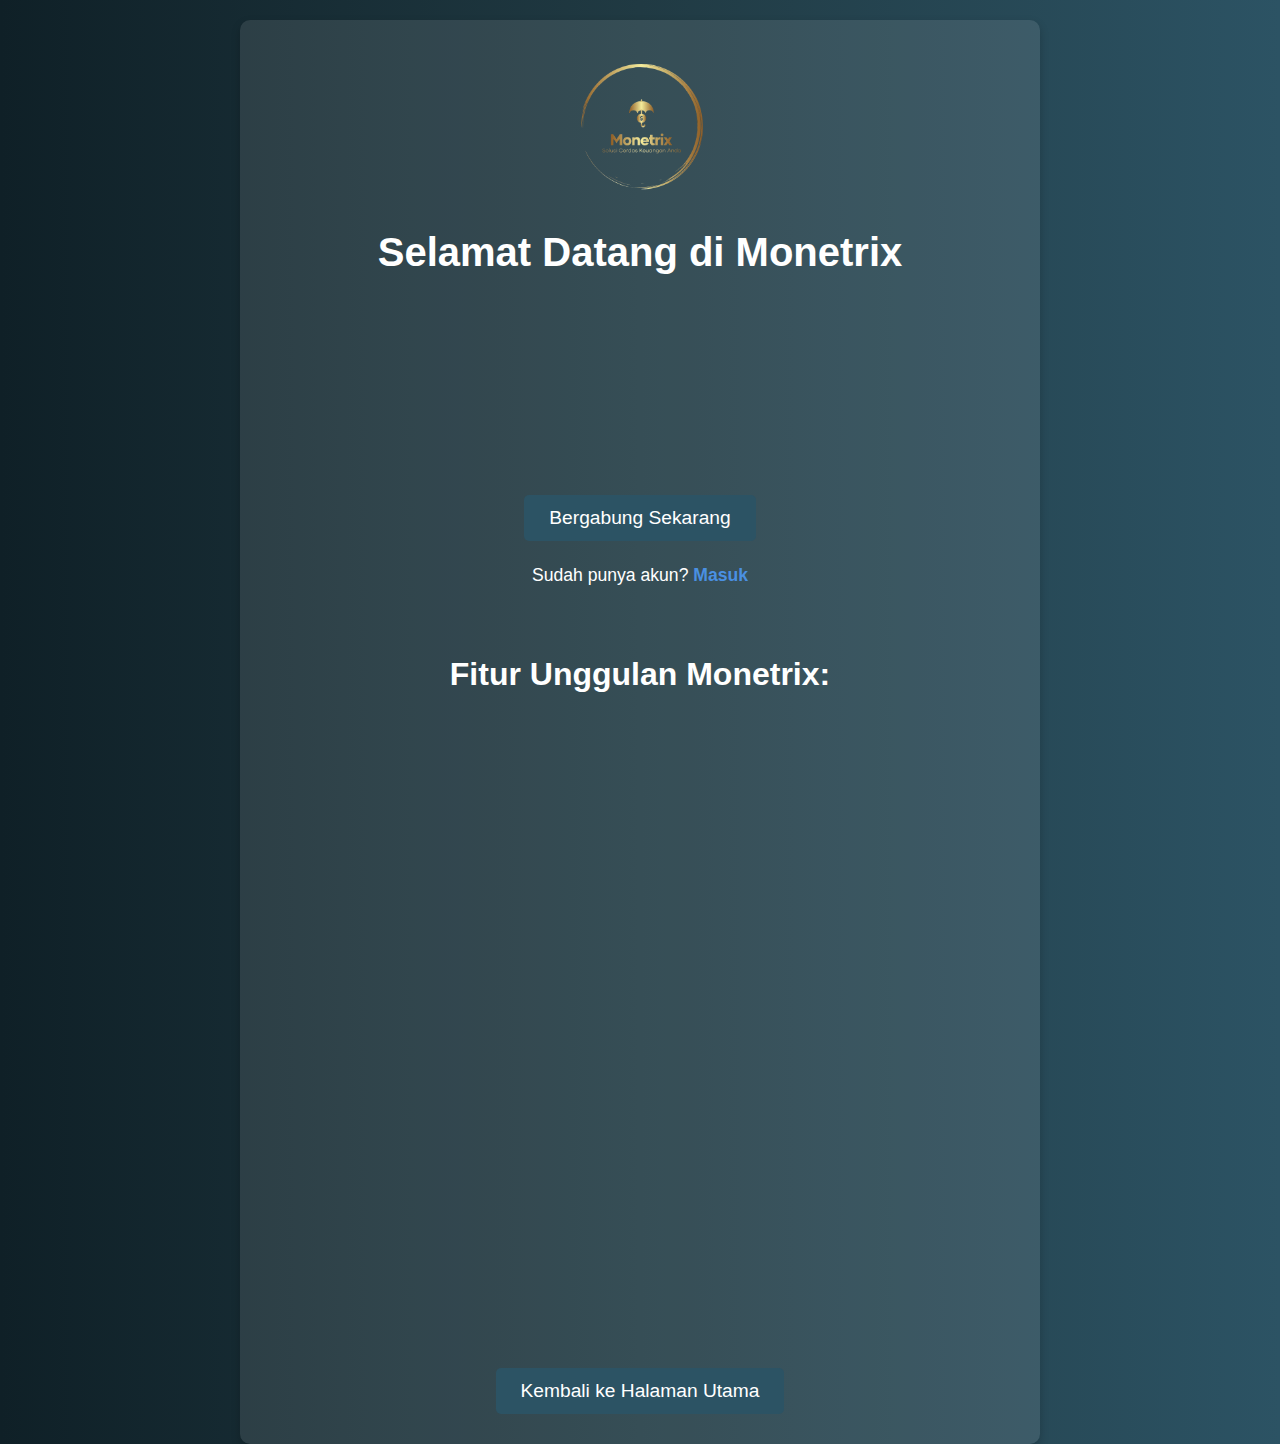
<file: transaksi.html>
<!DOCTYPE html>
<html lang="id">
<head>
    <meta charset="UTF-8">
    <meta name="viewport" content="width=device-width, initial-scale=1.0">
    <title>Monetrix-Aplikasi Simpan Pinjam</title>
    <link rel="stylesheet" href="transaksi.css">
</head>
<body>
    <div class="container">
        <div class="transaksi">
            <img src="logo.png" alt="Logo Monetrix">
        </div>
        <header>
            <h1>Selamat Datang di Monetrix</h1>
            <p>Dengan Monetrix, kamu bisa melakukan transaksi simpan pinjam secara cepat, mudah, dan aman. Kami menyediakan platform yang dirancang khusus untuk memudahkan kamu dalam mengelola keuangan pribadi dengan cara yang lebih efisien. Untuk bisa menikmati semua fitur yang kami tawarkan, kamu perlu bergabung terlebih dahulu. Daftarkan dirimu sekarang dan nikmati berbagai kemudahan yang ada!</p>
        </header>

        <div class="cta">
            <button onclick="window.location.href='daftar.html'">Bergabung Sekarang</button>
        </div>
        <div class="login-link">
            <p>Sudah punya akun? <a href="login.html">Masuk</a></p>
        </div>

        <div class="features">
            <h2>Fitur Unggulan Monetrix:</h2>
            <ul>
                <li><strong>Proses Simpan Pinjam Cepat dan Mudah:</strong> Dengan Monetrix, kamu bisa melakukan simpan pinjam dengan proses yang sangat cepat. Tidak perlu antri di bank, cukup dengan beberapa klik, transaksi bisa langsung dilakukan!</li>
                <li><strong>Riwayat Transaksi Lengkap:</strong> Kami menyediakan fitur riwayat transaksi yang memudahkan kamu untuk melacak semua aktivitas simpan pinjam yang telah dilakukan. Kamu bisa memeriksa setiap detail transaksi kapan saja dan di mana saja.</li>
                <li><strong>Keamanan Terjamin:</strong> Keamanan data dan transaksi kamu adalah prioritas utama kami. Kami menggunakan teknologi enkripsi terbaru untuk memastikan informasi pribadi kamu tetap aman dan terlindungi.</li>
                <li><strong>Proses Pencairan Dana yang Cepat:</strong> Setelah melakukan pinjaman, pencairan dana bisa dilakukan dalam waktu yang sangat singkat. Kami bekerja sama dengan berbagai lembaga keuangan terpercaya untuk memastikan dana sampai ke tangan kamu dengan cepat.</li>
                <li><strong>Fitur Pengingat Pembayaran:</strong> Kami tahu bahwa mengingat jadwal pembayaran bisa jadi sulit. Oleh karena itu, kami menyediakan fitur pengingat otomatis yang akan mengingatkan kamu sebelum jatuh tempo pembayaran.</li>
                <li><strong>Diskon dan Promo Khusus:</strong> Sebagai pengguna Monetrix, kamu juga berkesempatan untuk mendapatkan diskon dan promo menarik yang hanya tersedia untuk anggota terdaftar.</li>
            </ul>
        </div>
        <div class="cta-back">
            <button onclick="window.location.href='index.html'">Kembali ke Halaman Utama</button>
        </div>
    </div>
</body>
</html>
</file>
<file: index.css>
body {
    margin: 0;
    font-family: 'Poppins', sans-serif;
    background: linear-gradient(to right, #333, #444);
    color: #333;
}

.header {
    display: flex;
    justify-content: space-between;
    align-items: center;
    padding: 15px 30px;
    background: linear-gradient(135deg, #0f2027, #203a43, #2c5364);
    color: white;
    box-shadow: 0 4px 6px rgba(0, 0, 0, 0.1);
    position: sticky;
    top: 0;
    z-index: 1000;
}

.header .logo {
    display: flex;
    align-items: center;
    animation: fadeInLogo 1s ease-out;
}

.header .logo img {
    height: 40px;
    margin-right: 10px;
    border-radius: 20px;
}

.header .logo span {
    font-size: 20px;
    font-weight: bold;
    letter-spacing: 1px;
}

.nav {
    display: flex;
    gap: 25px;
}

.nav a {
    text-decoration: none;
    color: white;
    font-size: 18px;
    transition: color 0.3s;
}

.nav a:hover {
    color: #ffdd57;
}

.menu-toggle {
    display: none;
    flex-direction: column;
    cursor: pointer;
}

.menu-toggle div {
    width: 30px;
    height: 3px;
    background-color: white;
    margin: 5px 0;
}

.nav.active {
    display: flex;
    flex-direction: column;
    gap: 15px;
}

/* Responsive Design */
@media (max-width: 768px) {
    .nav {
        display: none;
        flex-direction: column;
        width: 100%;
        background-color: #203a43;
        position: absolute;
        top: 60px;
        left: 0;
        padding: 20px 0;
        box-shadow: 0 4px 6px rgba(0, 0, 0, 0.1);
    }

    .menu-toggle {
        display: flex;
    }
}

.hero {
    text-align: center;
    padding: 80px 20px;
    background: linear-gradient(135deg,#203a43, #2c5364);
    color: white;
    animation: fadeInHero 1.5s ease-out;
}

.hero img {
    max-width: 250px;
    margin-bottom: 20px;
}

.hero h1 {
    font-size: 42px;
    margin-bottom: 15px;
    animation: fadeInText 1.5s ease-out 0.5s;
}

.hero p {
    font-size: 20px;
    margin-bottom: 25px;
    animation: fadeInText 1.5s ease-out 0.8s;
}

.hero .cta-button {
    padding: 15px 30px;
    background-color: #ffdd57;
    color: #333;
    border: none;
    border-radius: 5px;
    font-size: 1.2rem;
    cursor: pointer;
    transition: background-color 0.3s ease, transform 0.3s ease;
}

.hero .cta-button:hover {
    background-color: #ffcc00;
    transform: translateY(-5px);
}

.back-button button {
    padding: 15px 30px;
    background-color: #ffdd57;
    color: black;
    border: none;
    border-radius: 5px;
    font-size: 1.2rem;
    cursor: pointer;
    transition: background-color 0.3s ease, transform 0.3s ease;
}

.back-button button:hover {
    background-color: #ffcc00;
    transform: translateY(-5px);
}

.footer {
    text-align: center;
    padding: 30px 0;
    background: linear-gradient(to right, #333, #444);
    color: #fff;
    width: 100%;
}

.footer p {
    margin: 0 0 10px;
    font-size: 14px;
}

.footer a {
    color: #1abc9c;
    text-decoration: none;
    margin: 0 10px;
    transition: color 0.3s;
}

.footer a:hover {
    color: #16a085;
    text-decoration: underline;
}

.footer .social-icons {
    margin-top: 10px;
}

.footer .social-icons a {
    margin: 0 5px;
    color: #fff;
    font-size: 20px;
    transition: transform 0.3s;
}

.footer .social-icons a:hover {
    color: #1abc9c;
    transform: scale(1.2);
}

@keyframes fadeInLogo {
    from {
        opacity: 0;
    }
    to {
        opacity: 1;
    }
}

@keyframes fadeInHero {
    from {
        opacity: 0;
    }
    to {
        opacity: 1;
    }
}

@keyframes fadeInText {
    from {
        opacity: 0;
    }
    to {
        opacity: 1;
    }
}

/* Media Queries untuk Responsiveness */
@media (max-width: 768px) {

    .nav {
        flex-direction: column;
        gap: 15px;
    }

    .hero h1 {
        font-size: 30px;
    }

    .hero p {
        font-size: 18px;
    }

    .back-button button {
        width: 100%;
        font-size: 1em;
        padding: 10px;
    }
}

@media (max-width: 480px) {
    body {
        font-size: 14px;
    }

    .hero h1 {
        font-size: 24px;
    }

    .hero p {
        font-size: 16px;
    }

    .back-button button {
        font-size: 0.9em;
        padding: 8px;
    }
}

.footer {
    position: relative;
}
</file>
<file: aktivitas_transaksi.css>
/* CSS untuk halaman Dashboard Monetrix */

body {
    font-family: 'Arial', sans-serif;
    margin: 0;
    padding: 0;
    background: linear-gradient(to right, #2c3e50, #bdc3c7);
    color: #fff;
}

.header {
    display: flex;
    justify-content: space-between;
    align-items: center;
    padding: 15px 30px;
    background: linear-gradient(135deg, #0f2027, #203a43, #2c5364);
    color: white;
    box-shadow: 0 4px 6px rgba(0, 0, 0, 0.1);
    position: sticky;
    top: 0;
    z-index: 1000;
}

.header .logo {
    display: flex;
    align-items: center;
    animation: fadeInLogo 1s ease-out;
}

.header .logo img {
    height: 40px;
    margin-right: 10px;
    border-radius: 20px;
}

.header .logo span {
    font-size: 20px;
    font-weight: bold;
    letter-spacing: 1px;
}

.nav {
    display: flex;
    gap: 25px;
}

.nav a {
    text-decoration: none;
    color: white;
    font-size: 18px;
    transition: color 0.3s;
}

.nav a:hover {
    color: #ffdd57;
}

.menu-toggle {
    display: none;
    flex-direction: column;
    cursor: pointer;
}

.menu-toggle div {
    width: 30px;
    height: 3px;
    background-color: white;
    margin: 5px 0;
}

.nav.active {
    display: flex;
    flex-direction: column;
    gap: 15px;
}

/* Responsive Design */
@media (max-width: 768px) {
    .nav {
        display: none;
        flex-direction: column;
        width: 100%;
        background-color: #203a43;
        position: absolute;
        top: 60px;
        left: 0;
        padding: 20px 0;
        box-shadow: 0 4px 6px rgba(0, 0, 0, 0.1);
    }

    .menu-toggle {
        display: flex;
    }
}

.container {
    max-width: 800px;
    margin: 20px auto;
    padding: 20px;
    background-color: rgba(255, 255, 255, 0.1);
    border-radius: 10px;
}

.saldo {
    text-align: center;
    margin-bottom: 20px;
}

.transaksi {
    margin-top: 20px;
}

table {
    width: 100%;
    border-collapse: collapse;
}

th, td {
    padding: 10px;
    text-align: left;
    border-bottom: 1px solid #ccc;
}

th {
    background-color: rgb(0, 66, 133);
}

/* Media Queries for Responsiveness */
@media (max-width: 768px) {
    .header {
        align-items: flex-start;
        text-align: center;
    }

    .nav {
        flex-direction: column;
        gap: 10px;
        width: 100%;
        text-align: center;
    }

    .container {
        padding: 15px;
    }

    .saldo {
        font-size: 1.25rem;
    }

    th, td {
        font-size: 0.875rem;
    }
}

@media (max-width: 480px) {
    .header {
        padding: 10px 20px;
    }

    .logo img {
        height: 30px;
    }

    .logo span {
        font-size: 1rem;
    }

    .nav a {
        font-size: 0.875rem;
    }

    .container {
        padding: 10px;
    }

    .saldo {
        font-size: 1rem;
    }

    th, td {
        font-size: 0.75rem;
    }

    table {
        font-size: 0.75rem;
    }
}
</file>
<file: beranda.css>
body {
    margin: 0;
    font-family: 'Poppins', sans-serif;
    background: linear-gradient(to right, #333, #444);
    color: #333;
}

.header {
    display: flex;
    justify-content: space-between;
    align-items: center;
    padding: 15px 30px;
    background: linear-gradient(135deg, #0f2027, #203a43, #2c5364);
    color: white;
    box-shadow: 0 4px 6px rgba(0, 0, 0, 0.1);
    position: sticky;
    top: 0;
    z-index: 1000;
}

.header .logo {
    display: flex;
    align-items: center;
    animation: fadeInLogo 1s ease-out;
}

.header .logo img {
    height: 40px;
    margin-right: 10px;
    border-radius: 20px;
}

.header .logo span {
    font-size: 20px;
    font-weight: bold;
    letter-spacing: 1px;
}

.nav {
    display: flex;
    gap: 25px;
}

.nav a {
    text-decoration: none;
    color: white;
    font-size: 18px;
    transition: color 0.3s;
}

.nav a:hover {
    color: #ffdd57;
}

.menu-toggle {
    display: none;
    flex-direction: column;
    cursor: pointer;
}

.menu-toggle div {
    width: 30px;
    height: 3px;
    background-color: white;
    margin: 5px 0;
}

.nav.active {
    display: flex;
    flex-direction: column;
    gap: 15px;
}

/* Responsive Design */
@media (max-width: 768px) {
    .nav {
        display: none;
        flex-direction: column;
        width: 100%;
        background-color: #203a43;
        position: absolute;
        top: 60px;
        left: 0;
        padding: 20px 0;
        box-shadow: 0 4px 6px rgba(0, 0, 0, 0.1);
    }

    .menu-toggle {
        display: flex;
    }
}


        .hero {
            text-align: center;
            padding: 80px 20px;
            background: linear-gradient(to bottom, #203a43, #2c5364);
            color: white;
        }

        .hero img {
            width: 150px;
            margin-bottom: 20px;
        }

        .hero h1 {
            font-size: 42px;
            margin-bottom: 15px;
        }

        .hero p {
            font-size: 20px;
            margin-bottom: 25px;
        }

        .hero .cta-button {
            padding: 15px 30px;
            background-color: #ffdd57;
            color: #333;
            border: none;
            border-radius: 5px;
            font-size: 1.2rem;
            cursor: pointer;
            transition: background-color 0.3s ease, transform 0.3s ease;
        }
        
        .hero .cta-button:hover {
            background-color: #ffcc00;
            transform: translateY(-5px);
        }
        
        .back-button button {
            padding: 15px 30px;
            background-color: #ffdd57;
            color: black;
            border: none;
            border-radius: 5px;
            font-size: 1.2rem;
            cursor: pointer;
            transition: background-color 0.3s ease, transform 0.3s ease;
        }
        
        .back-button button:hover {
            background-color: #ffcc00;
            transform: translateY(-5px);
        }
        

        .steps {
            padding: 60px 20px;
            background-color: #f0f2f5;
        }

        .steps h2 {
            font-size: 28px;
            margin-bottom: 30px;
        }

        .steps .step {
            margin: 20px 0;
            padding: 20px;
            border-radius: 10px;
            background: white;
            box-shadow: 0 4px 8px rgba(0, 0, 0, 0.1);
            transition: transform 0.3s, box-shadow 0.3s;
        }

        .steps .step:hover {
            transform: scale(1.05);
            box-shadow: 0 8px 16px rgba(0, 0, 0, 0.2);
        }

        .steps .step h3 {
            font-size: 22px;
            margin-bottom: 10px;
        }

        .steps .step p {
            font-size: 16px;
        }

        ul {
            list-style-type: none;
            padding: 0;
        }

        ul li {
            margin-bottom: 10px;
            font-size: 16px;
            color: #555;
        }

        .login-link {
            text-align: center;
            margin-top: 20px;
        }

        .login-link a {
            color: #0088ff;
            text-decoration: none;
            font-weight: 600;
        }

        .login-link a:hover {
            color: #0056b3;
        }

        @media screen and (max-width: 1024px) {
            .header {
                padding: 15px 20px;
            }
        
            .nav {
                gap: 15px;
            }
        
            .hero {
                padding: 60px 20px;
            }
        
            .hero h1 {
                font-size: 32px;
            }
        
            .hero p {
                font-size: 18px;
            }
        
            .steps h2 {
                font-size: 24px;
            }
        
            .steps .step {
                margin: 15px 0;
                padding: 15px;
            }
        
            .steps .step h3 {
                font-size: 20px;
            }
        
            .steps .step p {
                font-size: 14px;
            }
        }
        
        @media screen and (max-width: 768px) {
            .header {
                text-align: center;
                padding: 15px;
            }
        
            .nav {
                flex-direction: column;
                gap: 10px;
                margin-top: 15px;
            }
        
            .hero {
                padding: 40px 20px;
            }
        
            .hero h1 {
                font-size: 28px;
            }
        
            .hero p {
                font-size: 16px;
            }
        
            .steps .step {
                padding: 12px;
            }
        
            .steps .step h3 {
                font-size: 18px;
            }
        
            .steps .step p {
                font-size: 14px;
            }
        }
        
        @media screen and (max-width: 480px) {
            .header .logo span {
                font-size: 18px;
            }
        
            .hero h1 {
                font-size: 24px;
            }
        
            .hero p {
                font-size: 14px;
            }
        
            .hero .cta-button {
                padding: 12px 25px;
                font-size: 1rem;
            }
        
            .steps .step {
                padding: 10px;
            }
        
            .steps .step h3 {
                font-size: 16px;
            }
        
            .steps .step p {
                font-size: 12px;
            }
        
            .nav a {
                font-size: 16px;
            }
        }
</file>
<file: daftar.css>
* {
    margin: 0;
    padding: 0;
    box-sizing: border-box;
  }

  body {
    font-family: 'Roboto', sans-serif;
    background: linear-gradient(135deg, #0f2027, #203a43, #2c5364);
    color: black;
    padding: 0;
    margin: 0;
  }

  .container {
    max-width: 600px;
    margin: 50px auto;
    padding: 20px;
    background-color: white;
    border-radius: 12px;
    box-shadow: 0 4px 8px rgba(0, 0, 0, 0.2);
    animation: fadeIn 1s ease-in-out;
  }

  @keyframes fadeIn {
    from { opacity: 0; transform: translateY(-20px); }
    to { opacity: 1; transform: translateY(0); }
  }

  h1 {
    text-align: center;
    color: black;
    font-size: 2em;
    margin-bottom: 20px;
  }

  .header {
    text-align: center;
    margin-bottom: 20px;
  }

  .header img {
    max-width: 100px;
    margin-bottom: 10px;
  }

  form {
    display: flex;
    flex-direction: column;
  }

  label {
    margin-top: 15px;
    font-weight: bold;
    color: black0;
  }

  input, select, button {
    margin-top: 5px;
    padding: 12px;
    font-size: 1em;
    border: 1px solid #ccc;
    border-radius: 8px;
    transition: all 0.3s ease;
  }

  input:focus, select:focus {
    border-color: black;
    outline: none;
    box-shadow: 0 0 8px rgba(0, 77, 64, 0.5);
  }

  .password-container {
    position: relative;
  }

  .toggle-password {
    position: absolute;
    top: 50%;
    right: 10px;
    transform: translateY(-50%);
    cursor: pointer;
    color: black;
  }

  button {
    background-color: blue;
    color: white;
    cursor: pointer;
    margin-top: 20px;
    font-size: 1.1em;
    font-weight: bold;
  }

  button:hover {
    background-color: #00a7f5;
    transform: scale(1.05);
  }

  .error {
    color: red;
    font-size: 0.9em;
    margin-top: 5px;
  }

  /* Responsive Design */
  @media (max-width: 600px) {
    .container {
        padding: 15px;
    }

    h1 {
        font-size: 1.5em;
    }

    input, select, button {
        font-size: 0.9em;
        padding: 10px;
    }
}

@media (max-width: 480px) {
    .container {
        width: 90%;
        padding: 10px;
    }

    h1 {
        font-size: 1.3em;
    }

    input, select, button {
        font-size: 0.8em;
        padding: 8px;
    }

    .toggle-password {
        right: 8px;
    }
}
</file>
<file: dashboard.css>
/* General Styles */
body {
    font-family: 'Arial', sans-serif;
    margin: 0;
    padding: 0;
    background: linear-gradient(to right, #2c3e50, #bdc3c7);
    color: #fff;
}

/* Header */
.header {
    display: flex;
    justify-content: space-between;
    align-items: center;
    padding: 15px 30px;
    background: linear-gradient(135deg, #0f2027, #203a43, #2c5364);
    color: white;
    box-shadow: 0 4px 6px rgba(0, 0, 0, 0.1);
    position: sticky;
    top: 0;
    z-index: 1000;
}

.header .logo {
    display: flex;
    align-items: center;
}

.header .logo img {
    height: 40px;
    margin-right: 10px;
    border-radius: 20px;
}

.header .logo span {
    font-size: 20px;
    font-weight: bold;
    letter-spacing: 1px;
}

.nav {
    display: flex;
    gap: 25px;
}

.nav a {
    text-decoration: none;
    color: white;
    font-size: 18px;
    transition: color 0.3s;
}

.nav a:hover {
    color: #ffdd57;
}

.menu-toggle {
    display: none;
    flex-direction: column;
    cursor: pointer;
}

.menu-toggle div {
    width: 30px;
    height: 3px;
    background-color: white;
    margin: 5px 0;
}

.nav.active {
    display: flex;
    flex-direction: column;
    gap: 15px;
}

/* Hero Section */
.hero {
    text-align: center;
    padding: 50px 20px;
}

.hero h1 {
    font-size: 3em;
    margin-bottom: 10px;
    animation: fadeIn 1.5s ease-in-out;
}

.hero p {
    font-size: 1.5em;
    margin-bottom: 30px;
    animation: fadeIn 2s ease-in-out;
}

.slider {
    position: relative;
    width: 80%;
    margin: 0 auto;
    max-width: 800px;
}

.slider img {
    width: 100%;
    border-radius: 10px;
    display: none;
}

/* Options Section */
.options {
    text-align: center;
    padding: 40px 20px;
}

.options h2 {
    font-size: 2.5em;
    margin-bottom: 20px;
}

.option-buttons {
    display: flex;
    justify-content: center;
    gap: 20px;
}

.option-buttons button {
    padding: 15px 30px;
    font-size: 1.2em;
    color: #fff;
    background-color: #203a43;
    border: none;
    border-radius: 5px;
    cursor: pointer;
    transition: background-color 0.3s ease, transform 0.2s ease;
}

.option-buttons button:hover {
    background-color: #2c5364;
    animation: bounce 0.5s ease infinite;
}

/* Efek Hover dengan Scaling */
.option-buttons button:hover {
    transform: scale(1.05); /* Membesar sedikit saat hover */
}
@keyframes bounce {
    0%, 100% {
        transform: translateY(0);
    }
    50% {
        transform: translateY(-10px);
    }
}



/* Benefits Section */
.benefits {
    padding: 50px 20px;
    text-align: center;
    background: #f4f4f4;
    margin: 20px;
    border-radius: 10px;
    box-shadow: 0 4px 8px rgba(0, 0, 0, 0.1);
}

.benefits h2 {
    font-size: 36px;
    margin-bottom: 20px;
    color: #2c5364;
}

.benefits p {
    font-size: 18px;
    margin-bottom: 20px;
    color: #333;
}

.benefits ul {
    list-style-type: none;
    padding: 0;
}

.benefits ul li {
    font-size: 16px;
    color: #333;
    margin-bottom: 10px;
    padding-left: 20px;
    position: relative;
}

.benefits ul li::before {
    content: "\2713";
    color: #2c5364;
    font-weight: bold;
    position: absolute;
    left: 0;
}

/* Footer */
footer {
    background: linear-gradient(135deg, #0f2027, #203a43, #2c5364);
    color: #fff;
    padding: 20px;
    text-align: center;
    margin-top: 40px;
}

.footer-content {
    display: flex;
    justify-content: space-between;
    align-items: flex-start;
    padding: 20px;
    flex-wrap: wrap;
    gap: 20px;
}

.footer-left, .footer-center, .footer-right {
    flex: 1;
    min-width: 250px;
}

.footer-logo {
    width: 100px;
}

footer p {
    margin-top: 20px;
}


/* Animations */
@keyframes fadeIn {
    0% { opacity: 0; transform: translateY(20px); }
    100% { opacity: 1; transform: translateY(0); }
}

/* Media Queries */
@media (max-width: 768px) {
    .nav {
        display: none;
        flex-direction: column;
        width: 100%;
        background-color: #203a43;
        position: absolute;
        top: 60px;
        left: 0;
        padding: 20px 0;
        box-shadow: 0 4px 6px rgba(0, 0, 0, 0.1);
    }

    .menu-toggle {
        display: flex;
    }

    .options h2 {
        font-size: 2em;
    }

    .option-buttons {
        flex-direction: column;
    }
}

@media (max-width: 480px) {
    .hero h1 {
        font-size: 24px;
    }

    .hero p {
        font-size: 16px;
    }

    .option-buttons button {
        font-size: 1em;
        padding: 10px;
    }
}
</file>
<file: login.css>
* {
            margin: 0;
            padding: 0;
            box-sizing: border-box;
        }

        body {
            font-family: 'Arial', sans-serif;
            background: linear-gradient(135deg, #0f2027, #203a43, #2c5364);
            display: flex;
            justify-content: center;
            align-items: center;
            height: 100vh;
            overflow: hidden;
        }

        .login-container {
            background-color: white;
            padding: 40px;
            border-radius: 15px;
            box-shadow: 0 8px 16px rgba(0, 0, 0, 0.2);
            width: 100%;
            max-width: 400px;
            text-align: center;
            transform: scale(0.9);
            opacity: 0;
            animation: fadeIn 0.5s forwards;
        }

        .login-container  .header {
            text-align: center;
            margin-bottom: 20px;
          }
        
        .login-container .header img {
            max-width: 100px;
            margin-bottom: 10px;
          }

        .login-container h2 {
            margin-bottom: 20px;
            color: black;
            font-size: 2rem;
            letter-spacing: 1px;
            font-weight: bold;
            transition: all 0.3s ease;
        }

        .login-container h2:hover {
            color: grey;
        }

        .input-field {
            width: 100%;
            padding: 12px;
            margin: 10px 0;
            border-radius: 8px;
            border: 1px solid #ccc;
            font-size: 1rem;
            outline: none;
            transition: border-color 0.3s ease, box-shadow 0.3s ease;
        }

        .input-field:focus {
            border-color: grey;
            box-shadow: 0 0 8px rgba(247, 247, 247, 0.5);
        }

        .login-btn {
            width: 100%;
            padding: 12px;
            background-color: blue;
            color: white;
            border: none;
            border-radius: 8px;
            font-size: 1.1rem;
            cursor: pointer;
            transition: background-color 0.3s ease, transform 0.3s ease;
        }

        .login-btn:hover {
            background-color: #003bc4;
            transform: scale(1.05);
        }

        .forgot-password {
            margin-top: 15px;
            font-size: 0.9rem;
            color: black;
            text-decoration: none;
            transition: color 0.3s ease;
        }

        .forgot-password:hover {
            color: #00796b;
        }

        @keyframes fadeIn {
            from {
                opacity: 0;
                transform: scale(0.9);
            }
            to {
                opacity: 1;
                transform: scale(1);
            }
        }

        footer {
            position: absolute;
            bottom: 20px;
            text-align: center;
            width: 100%;
            color: white;
            font-size: 0.9rem;
        }

        .cta-button a {
            text-decoration: none;
            color: inherit;
        }

        .cta-button a:focus {
            outline: none;
        }
        
/* Responsive Styles */
@media (max-width: 600px) {
    .login-container {
        width: 90%;
        padding: 20px;
    }

    .login-container h2 {
        font-size: 1.5rem;
    }

    .input-field {
        padding: 10px;
        font-size: 0.9rem;
    }

    .login-btn {
        padding: 10px;
        font-size: 1rem;
    }

    .forgot-password {
        font-size: 0.8rem;
    }
}

@media (max-width: 480px) {
    .login-container {
        padding: 15px;
    }

    .login-container h2 {
        font-size: 1.2rem;
    }

    .input-field {
        padding: 8px;
        font-size: 0.8rem;
    }

    .login-btn {
        padding: 8px;
        font-size: 0.9rem;
    }

    .forgot-password {
        font-size: 0.7rem;
    }
}
</file>
<file: pinjaman.css>
* {
    margin: 0;
    padding: 0;
    box-sizing: border-box;
}
body {
    font-family: 'Arial', sans-serif;
    margin: 0;
    padding: 0;
    background: linear-gradient(to right, #2c3e50, #bdc3c7);
    color: black;
    display: flex;
    flex-direction: column; 
    overflow: hidden;
    
}

.header {
    display: flex;
    justify-content: space-between;
    align-items: center;
    padding: 15px 30px;
    background: linear-gradient(135deg, #0f2027, #203a43, #2c5364);
    color: white;
    box-shadow: 0 4px 6px rgba(0, 0, 0, 0.1);
    position: sticky;
    top: 0;
    z-index: 1000;
}

.header .logo {
    display: flex;
    align-items: center;
    animation: fadeInLogo 1s ease-out;
}

.header .logo img {
    height: 40px;
    margin-right: 10px;
    border-radius: 20px;
}

.header .logo span {
    font-size: 20px;
    font-weight: bold;
    letter-spacing: 1px;
}

.nav {
    display: flex;
    gap: 25px;
}

.nav a {
    text-decoration: none;
    color: white;
    font-size: 18px;
    transition: color 0.3s;
}

.nav a:hover {
    color: #ffdd57;
}

.menu-toggle {
    display: none;
    flex-direction: column;
    cursor: pointer;
}

.menu-toggle div {
    width: 30px;
    height: 3px;
    background-color: white;
    margin: 5px 0;
}

.nav.active {
    display: flex;
    flex-direction: column;
    gap: 15px;
}

/* Responsive Design */
@media (max-width: 768px) {
    .nav {
        display: none;
        flex-direction: column;
        width: 100%;
        background-color: #203a43;
        position: absolute;
        top: 60px;
        left: 0;
        padding: 20px 0;
        box-shadow: 0 4px 6px rgba(0, 0, 0, 0.1);
    }

    .menu-toggle {
        display: flex;
    }
}

.container {
    max-width: 600px;
    margin: 50px auto; /* Menjaga margin atas dan bawah */
    padding: 20px;
    background-color: rgba(255, 255, 255, 0.1);
    border-radius: 10px;
    display: flex; /* Menambahkan display flex */
    flex-direction: column; /* Mengatur arah flex menjadi kolom */
    align-items: center; /* Menyelaraskan item ke tengah */
    justify-content: center; /* Menyelaraskan item ke tengah */
}

h1 {
    font-size: 2.5rem;
    color: black;
    margin-bottom: 20px;
}

p {
    font-size: 1.2rem;
    color: black;
    margin-bottom: 30px;
}

input, select {
    padding: 10px;
    font-size: 1.2rem;
    width: 80%;
    margin-bottom: 20px;
    border-radius: 10px;
    border: 1px solid #ddd;
}

button {
    padding: 15px 30px;
    background-color:rgb(0, 66, 133);
    color: white;
    border: none;
    border-radius: 10px;
    font-size: 1.2rem;
    cursor: pointer;
    transition: background-color 0.3s;
}

button:hover {
    background-color: rgb(0, 89, 178);
}

.loan-info {
    font-size: 1.2rem;
    margin-bottom: 20px;
    color: white;
}

.alert {
    background-color: #f44336;
    color: white;
    padding: 15px;
    border-radius: 10px;
    margin-bottom: 20px;
    font-size: 1.2rem;
    display: none;
}

footer {
    text-align: center;
    margin-top: 30px;
    color: white;
}

@keyframes slideIn {
    from {
        transform: translateY(-100%);
        opacity: 0;
    }
    to {
        transform: translateY(0);
        opacity: 1;
    }
}

@keyframes fadeIn {
    from {
        opacity: 0;
    }
    to {
        opacity: 1;
    }
}
/* Responsive Styles */
@media (max-width: 768px) {
    .header {
        align-items: flex-start;
    }

    .nav {
        flex-direction: column;
        gap: 10px;
        align-items: flex-start;
    }

    h1 {
        font-size: 2rem;
    }

    p {
        font-size: 1rem;
    }

    input, select {
        width: 100%;
        font-size: 1rem;
    }

    button {
        width: 100%;
        padding: 10px;
        font-size: 1rem;
    }
}

@media (max-width: 480px) {
    .logo img {
        height: 30px;
    }

    .logo span {
        font-size: 1.5rem;
    }

    h1 {
        font-size: 1.8rem;
    }

    p {
        font-size: 0.9rem;
    }

    button {
        padding: 10px;
        font-size: 0.9rem;
    }
}
</file>
<file: simpanan.css>
body {
    font-family: 'Arial', sans-serif;
    margin: 0;
    padding: 0;
    background: linear-gradient(to right, #2c3e50, #bdc3c7);
    color: #fff;
}

.header {
    display: flex;
    justify-content: space-between;
    align-items: center;
    padding: 15px 30px;
    background: linear-gradient(135deg, #0f2027, #203a43, #2c5364);
    color: white;
    box-shadow: 0 4px 6px rgba(0, 0, 0, 0.1);
    position: sticky;
    top: 0;
    z-index: 1000;
}

.header .logo {
    display: flex;
    align-items: center;
    animation: fadeInLogo 1s ease-out;
}

.header .logo img {
    height: 40px;
    margin-right: 10px;
    border-radius: 20px;
}

.header .logo span {
    font-size: 20px;
    font-weight: bold;
    letter-spacing: 1px;
}

.nav {
    display: flex;
    gap: 25px;
}

.nav a {
    text-decoration: none;
    color: white;
    font-size: 18px;
    transition: color 0.3s;
}

.nav a:hover {
    color: #ffdd57;
}

.menu-toggle {
    display: none;
    flex-direction: column;
    cursor: pointer;
}

.menu-toggle div {
    width: 30px;
    height: 3px;
    background-color: white;
    margin: 5px 0;
}

.nav.active {
    display: flex;
    flex-direction: column;
    gap: 15px;
}

/* Responsive Design */
@media (max-width: 768px) {
    .nav {
        display: none;
        flex-direction: column;
        width: 100%;
        background-color: #203a43;
        position: absolute;
        top: 60px;
        left: 0;
        padding: 20px 0;
        box-shadow: 0 4px 6px rgba(0, 0, 0, 0.1);
    }

    .menu-toggle {
        display: flex;
    }
}

.container {
    max-width: 800px;
    margin: 50px auto;
    padding: 20px;
    background: rgba(255, 255, 255, 0.1);
    border-radius: 10px;
    box-shadow: 0 4px 20px rgba(0, 0, 0, 0.5);
    text-align: center;
}

h1 {
    font-size: 2.5em;
    margin-bottom: 20px;
}

p {
    font-size: 1.2em;
    margin-bottom: 30px;
}

.balance {
    font-size: 1.5em;
    margin-bottom: 40px;
}

.button-group {
    display: flex;
    justify-content: space-around;
    flex-wrap: wrap;
    gap: 20px;
}

.button-group button {
    padding: 15px 30px;
    background-color:rgb(0, 66, 133);
    color: #fff;
    border: none;
    border-radius: 5px;
    cursor: pointer;
    font-size: 1.2em;
    transition: background-color 0.3s, transform 0.2s;
    box-shadow: 0 2px 10px rgba(0, 0, 0, 0.2);
}

.button-group button:hover {
    background-color: rgb(0, 89, 178);
    transform: translateY(-5px);
}

footer {
    text-align: center;
    padding: 20px;
    background: linear-gradient(135deg, #0f2027, #203a43, #2c5364);
    position: fixed;
    width: 100%;
    bottom: 0;
}
/* Responsive Styles */
@media (max-width: 768px) {
    .header {
        align-items: flex-start;
    }

    .nav {
        margin-top: 10px;
        flex-direction: column;
        gap: 10px;
        align-items: flex-start;
    }

    .container {
        padding: 15px;
    }

    h1 {
        font-size: 2em;
    }

    p {
        font-size: 1em;
    }

    .balance {
        font-size: 1.25em;
    }

    .button-group {
        flex-direction: column;
    }

    button {
        width: 100%;
        padding: 15px;
        font-size: 1em;
    }
}

@media (max-width: 480px) {
    .logo img {
        height: 30px;
    }

    .logo span {
        font-size: 1.2em;
    }

    h1 {
        font-size: 1.5em;
    }

    p {
        font-size: 0.9em;
    }

    .balance {
        font-size: 1em;
    }

    button {
        padding: 10px;
        font-size: 0.9em;
    }
}
</file>
<file: syarat.css>
body {
    font-family: 'Arial', sans-serif;
    margin: 0;
    padding: 0;
    background: linear-gradient(to right, black, grey,black);
    color: #fff;
}

.header {
    display: flex;
    justify-content: space-between;
    align-items: center;
    padding: 10px 20px;
    background: linear-gradient(to right, black, grey);
    color: white;
    box-shadow: 0 4px 6px rgba(0, 0, 0, 0.1);
    position: sticky;
    top: 0;
    z-index: 1000;
    animation: slideInHeader 1s ease-out;
    flex-wrap: wrap;
}

.header .logo {
    display: flex;
    align-items: center;
    animation: fadeInLogo 1s ease-out;
}

.header .logo img {
    height: 40px;
    margin-right: 10px;
    border-radius: 20px;
}

.header .logo span {
    font-size: 20px;
    font-weight: bold;
    letter-spacing: 1px;
}

.nav {
    display: flex;
    gap: 20px;
    animation: fadeInNav 1s ease-out 0.5s;
    flex-wrap: wrap;
    justify-content: center;
    margin-top: 10px;
    margin-bottom: 10px;
}

.nav a {
    text-decoration: none;
    color: white;
    font-size: 20px;
    transition: color 0.3s, transform 0.3s;
    position: relative;
}

.nav a:hover {
    color: black;
    transform: scale(1.1);
}

.nav a::after {
    content: '';
    position: absolute;
    width: 0;
    height: 2px;
    background-color: black;
    bottom: -5px;
    left: 0;
    transition: width 0.3s;
}
.nav a:hover::after {
    width: 100%;
}

.syarat {
    padding: 20px;
    max-width: 800px;
    margin: 20px auto;
    background: rgba(255, 255, 255, 0.1);
    border-radius: 10px;
    box-shadow: 0 4px 10px rgba(0, 0, 0, 0.2);
}

.syarat h1 {
    text-align: center;
    font-size: 28px;
    margin-bottom: 20px;
}

.syarat p {
    font-size: 18px;
    line-height: 1.6;
}

.syarat ul {
    list-style-type: disc;
    padding-left: 20px;
}

footer {
    text-align: center;
    padding: 10px 0;
    background: black;
    color: white;
    position: relative;
    bottom: 0;
    width: 100%;
}

@media (max-width: 768px) {
    .header {
        flex-direction: column;
        align-items: flex-start;
    }

    .nav {
        flex-direction: column;
        align-items: flex-start;
        gap: 10px;
    }

    .nav a {
        font-size: 18px;
    }

    .syarat {
        padding: 15px;
    }

    .syarat h1 {
        font-size: 24px;
    }

    .syarat p, .syarat ul {
        font-size: 16px;
    }
}
</file>
<file: profil.css>
/* Basic Reset */
* {
    margin: 0;
    padding: 0;
    box-sizing: border-box;
}

/* Body Styling */
body {
    font-family: 'Arial', sans-serif;
    background: #f8f8f8;
    color: #333;
    line-height: 1.6;
}

/* Header Styling */
.header {
    background: linear-gradient(135deg, #0f2027, #203a43, #2c5364);
    padding: 15px 30px;
    display: flex;
    justify-content: center;
    align-items: center;
    box-shadow: 0 4px 8px rgba(0, 0, 0, 0.1);
}

.logo {
    max-width: 150px;
    height: auto;
}

/* Main Content Styling */
.container {
    padding: 30px;
    max-width: 1200px;
    margin: 0 auto;
    margin-top: 50px;
    background: #fff;
    border-radius: 10px;
    flex-grow: 1 ;
    box-shadow: 0 4px 12px rgba(0, 0, 0, 0.1);
}

.intro h1 {
    font-size: 36px;
    color: black;
    margin-bottom: 20px;
    font-weight: 700;
    text-align: center;
}

.intro h2 {
    font-size: 24px;
    color:  rgb(4, 25, 93);
    margin-bottom: 15px;
    font-weight: 600;
}

.intro p {
    font-size: 18px;
    margin-bottom: 20px;
}

.intro ul {
    list-style-type: none;
    margin-bottom: 30px;
}

.intro ul li {
    margin-bottom: 10px;
    font-size: 18px;
    line-height: 1.6;
}

.intro ul li strong {
    font-weight: 600;
}

/* Button Styling */
.back-button button {
    background: #2c5364;
    color: #fff;
    border: none;
    padding: 12px 25px;
    font-size: 18px;
    border-radius: 5px;
    cursor: pointer;
    transition: background-color 0.3s;
    display: block;
    width: 200px;
    margin: 20px auto;
}

.back-button button:hover {
    background-color:  #25414e;
}

/* Footer Styling */
.footer {
    text-align: center;
    padding: 30px 0;
    background: linear-gradient(to right, #333, #444);
    color: #fff;
    width: 100%;
}

.footer p {
    margin: 0 0 10px;
    font-size: 14px;
}

.footer a {
    color: #1abc9c;
    text-decoration: none;
    margin: 0 10px;
    transition: color 0.3s;
}

.footer a:hover {
    color: #16a085;
    text-decoration: underline;
}

.footer .social-icons {
    margin-top: 10px;
}

.footer .social-icons a {
    margin: 0 5px;
    color: #fff;
    font-size: 20px;
    transition: transform 0.3s;
}

.footer .social-icons a:hover {
    color: #1abc9c;
    transform: scale(1.2);
}

/* Responsiveness */
@media (max-width: 768px) {
    .header {
        flex-direction: column;
        padding: 10px;
    }

    .intro h1 {
        font-size: 30px;
    }

    .intro h2 {
        font-size: 22px;
    }

    .intro p {
        font-size: 16px;
    }

    .intro ul li {
        font-size: 16px;
    }

    .back-button button {
        font-size: 16px;
        padding: 10px 20px;
    }
}
</file>
<file: transaksi.css>
/* Basic Reset */
* {
   margin: 0;
   padding: 0;
   box-sizing: border-box;
}

/* Body Styling */
body {
   font-family: 'Arial', sans-serif;
   background: linear-gradient(to right, #0f2027, #203a43, #2c5364);
   color: white;
   color: #fff;
   line-height: 1.6;
   display: flex;
   justify-content: center;
   align-items: flex-start;  /* Mengubah align-items menjadi flex-start untuk menempatkan konten di atas */
   height: 100vh;
   margin: 0;
   padding: 20px;
}

/* Container Styling */
.container {
   max-width: 800px;
   width: 100%;
   background-color: rgba(255, 255, 255, 0.1);
   padding: 30px;
   border-radius: 10px;
   box-shadow: 0 4px 10px rgba(0, 0, 0, 0.2);
   animation: fadeIn 1.5s ease-in-out;
   display: flex;
   flex-direction: column;
   justify-content: flex-start;
   gap: 20px;
}

/* Transaksi Styling */
.transaksi {
   display: flex;
   justify-content: center;
   align-items: center;
   max-height: 300px;
}

.transaksi img {
   max-width: 100%;
   height: auto;
   max-height: 150px;
   object-fit: contain;
}

/* Header Section */
header h1 {
   text-align: center;
   font-size: 2.5em;
   margin-bottom: 20px;
   animation: slideIn 1s ease-out;
}

header p {
   text-align: center;
   font-size: 1.1em;
   margin-bottom: 30px;
   opacity: 0;
   animation: fadeInText 2s ease-in-out 0.5s forwards;
}

/* CTA Button Styling */
.cta {
   text-align: center;
}

.cta button {
   padding: 12px 25px;
   background: #2c5364;
   color: white;
   border: none;
   border-radius: 5px;
   cursor: pointer;
   font-size: 1.2em;
   transition: background-color 0.3s;
}

.cta button:hover {
   background-color: #357AB7;
}

/* Features Section Styling */
.features {
   margin-top: 40px;
}

.features h2 {
   text-align: center;
   font-size: 2em;
   margin-bottom: 20px;
   animation: slideIn 1s ease-out 0.5s;
}

.features ul {
   list-style-type: none;
   padding: 0;
   text-align: left;
   margin: 0;
   font-size: 1.1em;
}

.features li {
   margin: 20px 0;
   opacity: 0;
   animation: fadeInText 2s ease-in-out 1s forwards;
}

/* Login Link Section */
.login-link {
   text-align: center;
}

.login-link p {
   font-size: 1.1em;
}

.login-link a {
   color: #4A90E2;
   text-decoration: none;
   font-weight: bold;
}

.login-link a:hover {
   color: #357AB7;
   text-decoration: underline;
}

/* Back CTA Section */
.cta-back {
   text-align: center;
   margin-top: 30px;
}

.cta-back button {
   padding: 12px 25px;
   background: #2c5364;
   color: white;
   border: none;
   border-radius: 5px;
   cursor: pointer;
   font-size: 1.2em;
   transition: background-color 0.3s;
}

.cta-back button:hover {
   background-color:  #25414e;
}

/* Animations */
@keyframes fadeIn {
   0% { opacity: 0; transform: translateY(20px); }
   100% { opacity: 1; transform: translateY(0); }
}

@keyframes slideIn {
   0% { transform: translateX(-50%); opacity: 0; }
   100% { transform: translateX(0); opacity: 1; }
}

@keyframes fadeInText {
   0% { opacity: 0; }
   100% { opacity: 1; }
}

/* Responsive Design */
@media (max-width: 768px) {
   .transaksi img {
       max-width: 250px;
   }

   header h1 {
       font-size: 2em;
   }

   header p {
       font-size: 1em;
   }

   .cta button {
       font-size: 1.1em;
   }

   .features h2 {
       font-size: 1.8em;
   }

   .features ul {
       font-size: 1em;
   }

   .features li {
       font-size: 1em;
   }

   .cta-back button {
       font-size: 1.1em;
   }
}

@media (max-width: 480px) {
   header h1 {
       font-size: 1.8em;
   }

   .cta button {
       font-size: 1.1em;
   }

   .cta-back button {
       font-size: 1.1em;
   }
}
</file>
